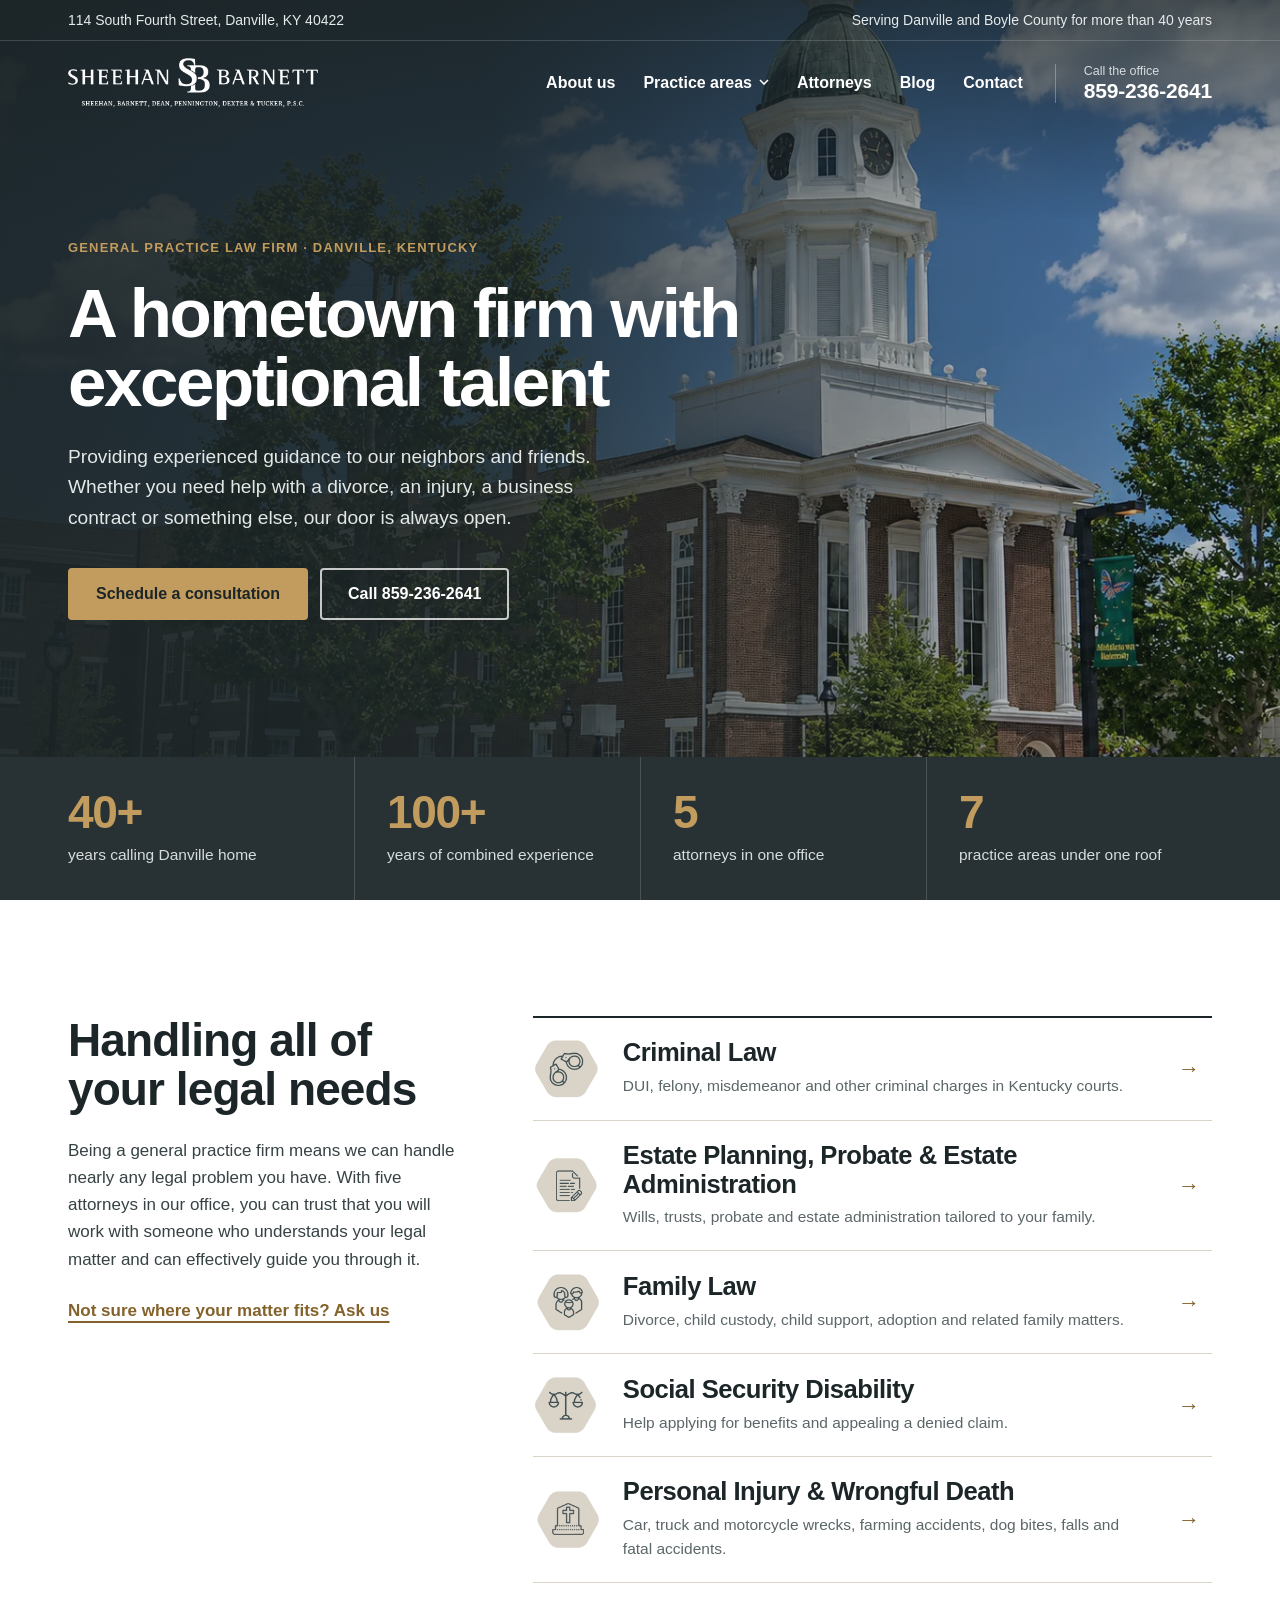
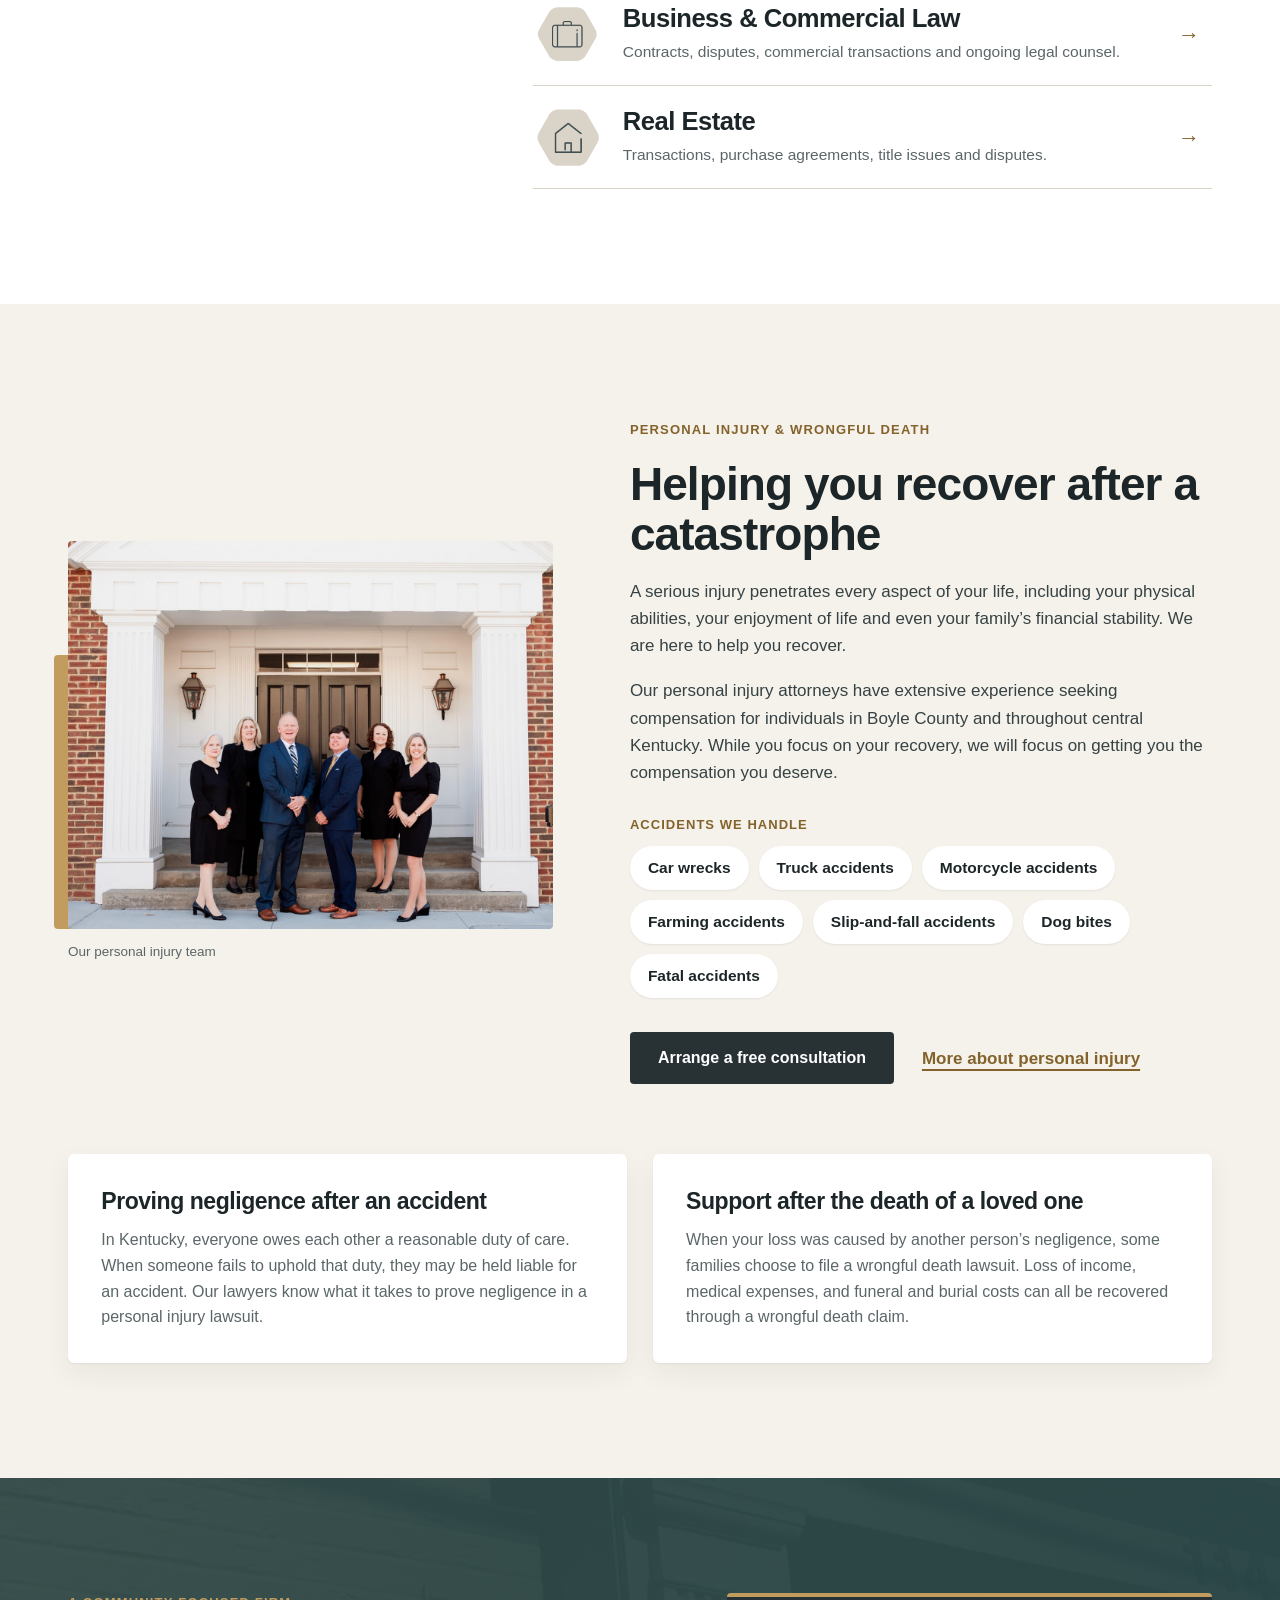
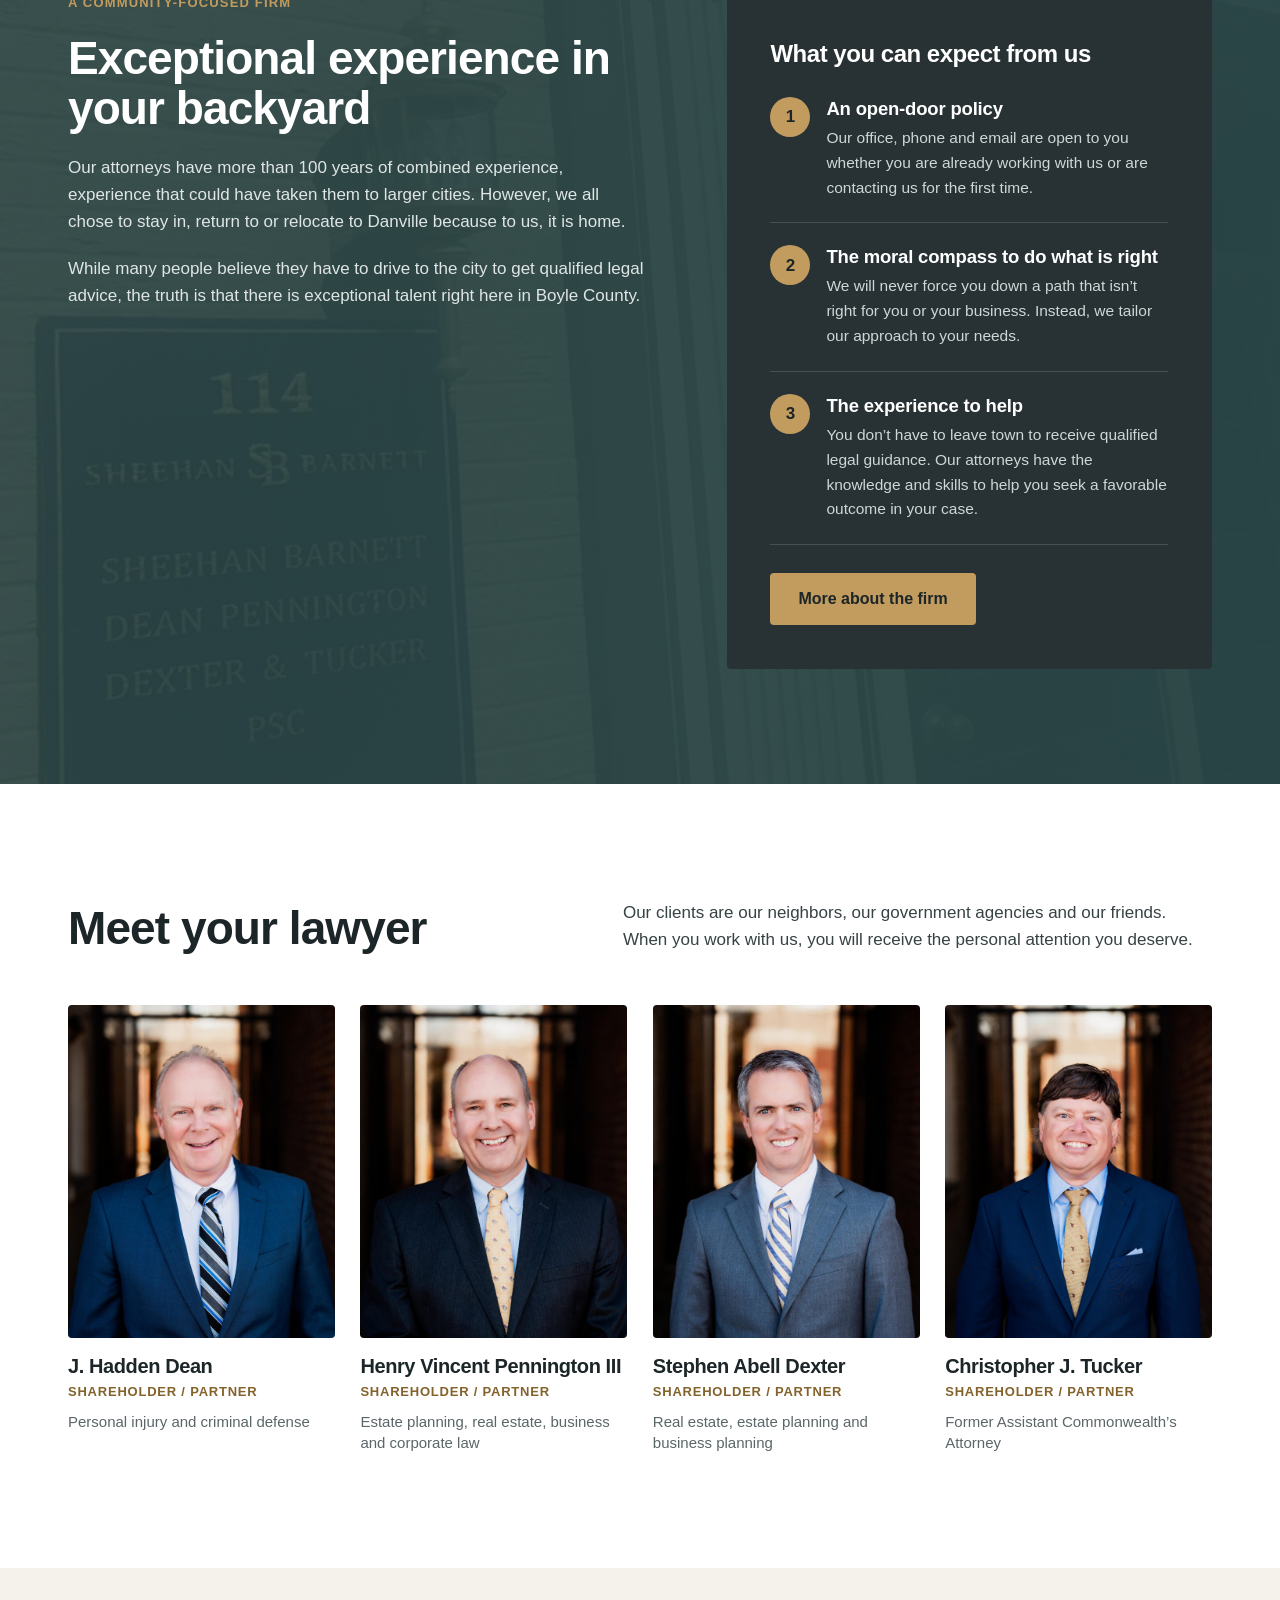
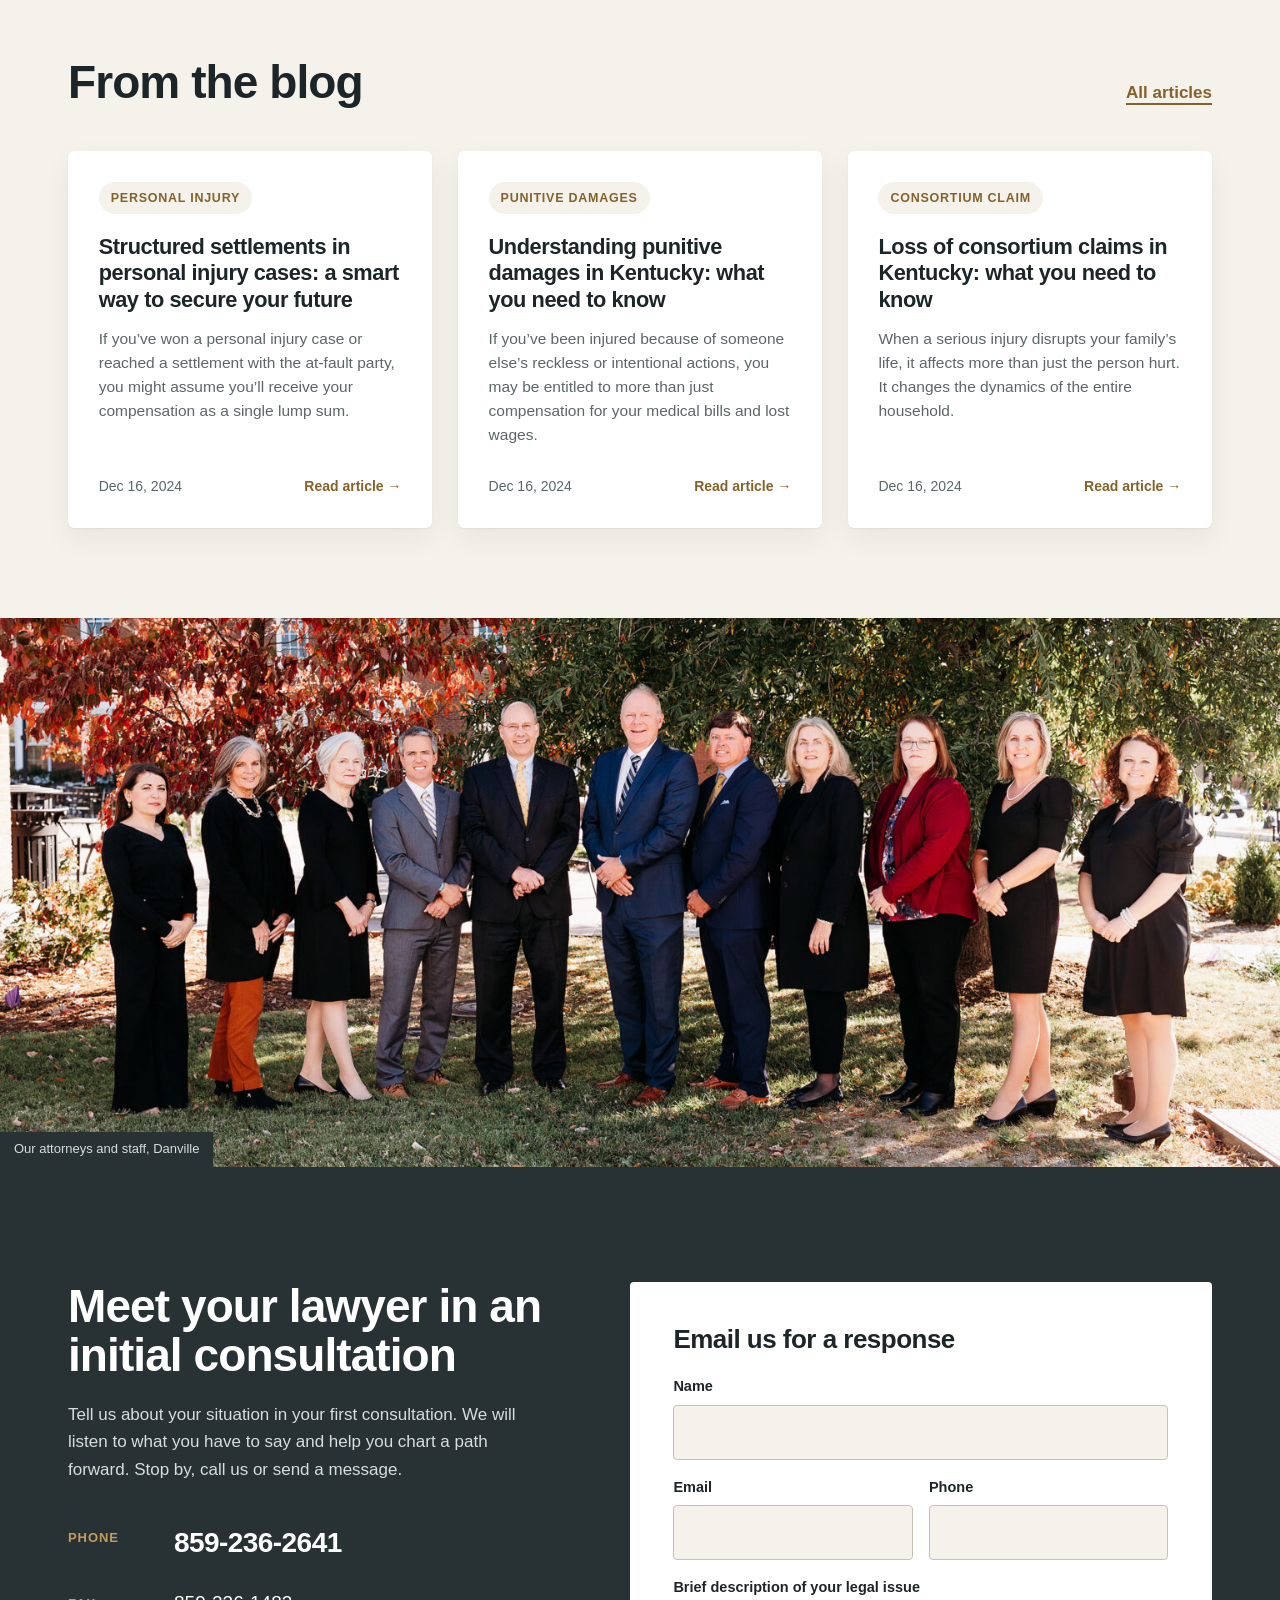
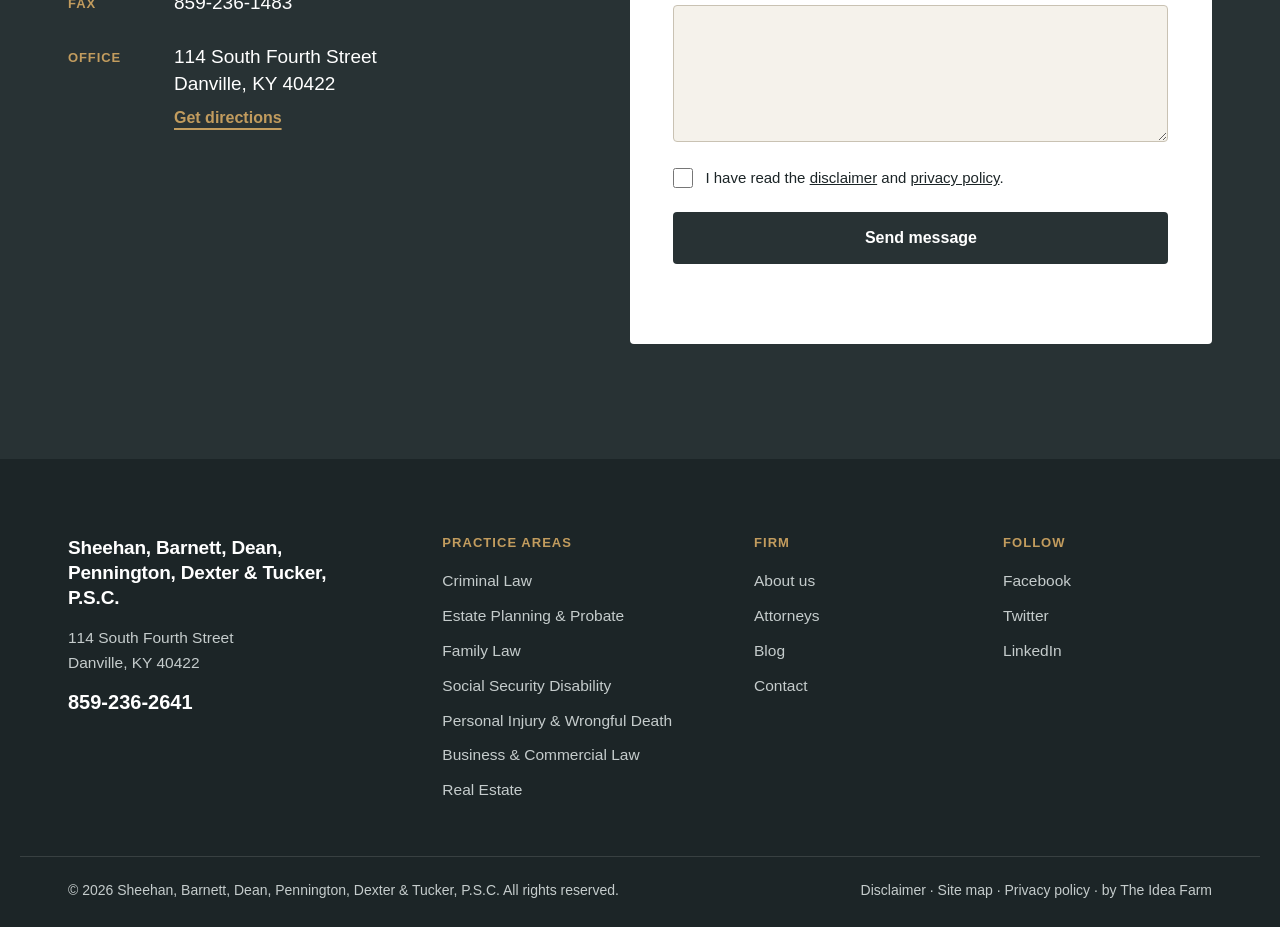
<file: index.html>
<!doctype html>
<html lang="en">
<head>
<meta charset="utf-8">
<meta name="viewport" content="width=device-width, initial-scale=1">
<title>Sheehan, Barnett, Dean, Pennington, Dexter &amp; Tucker, P.S.C. | Danville, KY Law Firm</title>
<meta name="description" content="Trusted Danville, KY law firm serving clients in family law, criminal defense, estate planning, personal injury, real estate and business matters.">
<meta name="robots" content="noindex">
<link rel="stylesheet" href="css/style.css">
<script>document.documentElement.classList.add('js')</script>
</head>
<body class="overlay-header">

<a class="skip" href="#main">Skip to content</a>

<div class="topbar">
  <div class="wrap topbar-in">
    <a href="https://www.google.com/maps/place/Sheehan,+Barnett,+Dean,+Pennington,+Dexter+%26+Tucker+PSC/@37.645401,-84.773971,15z" target="_blank" rel="noopener">114 South Fourth Street, Danville, KY 40422</a>
    <span class="topbar-right">Serving Danville and Boyle County for more than 40 years</span>
  </div>
</div>

<header class="header" id="header">
  <div class="wrap header-in">
    <a class="logo" href="./" aria-label="Sheehan Barnett, home">
      <img src="images/logo.webp" width="401" height="80" alt="Sheehan, Barnett, Dean, Pennington, Dexter &amp; Tucker, P.S.C.">
    </a>

    <nav class="nav" aria-label="Main">
      <a href="#about">About us</a>
      <div class="nav-drop">
        <button type="button" class="nav-drop-btn" aria-expanded="false" aria-controls="drop-practice">Practice areas
          <svg width="10" height="6" viewBox="0 0 10 6" aria-hidden="true"><path d="M1 1l4 4 4-4" fill="none" stroke="currentColor" stroke-width="1.6"/></svg>
        </button>
        <div class="drop" id="drop-practice">
          <a href="#practice">Criminal Law</a>
          <a href="#practice">Estate Planning, Probate &amp; Estate Administration</a>
          <a href="#practice">Family Law</a>
          <a href="#practice">Social Security Disability</a>
          <a href="#practice">Personal Injury &amp; Wrongful Death</a>
          <a href="#practice">Business &amp; Commercial Law</a>
          <a href="#practice">Real Estate</a>
        </div>
      </div>
      <a href="#attorneys">Attorneys</a>
      <a href="#blog">Blog</a>
      <a href="#contact">Contact</a>
    </nav>

    <a class="header-call" href="tel:+18592362641">
      <span class="header-call-label">Call the office</span>
      <span class="header-call-num">859-236-2641</span>
    </a>

    <button type="button" class="burger" aria-label="Open menu" aria-expanded="false" aria-controls="mobile-menu">
      <span></span><span></span><span></span>
    </button>
  </div>
</header>

<div class="mobile-menu" id="mobile-menu" hidden>
  <nav aria-label="Mobile">
    <a href="#about">About us</a>
    <details>
      <summary>Practice areas</summary>
      <a href="#practice">Criminal Law</a>
      <a href="#practice">Estate Planning, Probate &amp; Estate Administration</a>
      <a href="#practice">Family Law</a>
      <a href="#practice">Social Security Disability</a>
      <a href="#practice">Personal Injury &amp; Wrongful Death</a>
      <a href="#practice">Business &amp; Commercial Law</a>
      <a href="#practice">Real Estate</a>
    </details>
    <a href="#attorneys">Attorneys</a>
    <a href="#blog">Blog</a>
    <a href="#contact">Contact</a>
  </nav>
  <div class="mobile-menu-foot">
    <a class="btn btn-gold" href="tel:+18592362641">Call 859-236-2641</a>
    <p>114 South Fourth Street<br>Danville, KY 40422</p>
  </div>
</div>

<main id="main">

  <!-- Hero -->
  <section class="hero hero-bg">
    <div class="hero-bg-img" aria-hidden="true"></div>
    <div class="wrap hero-bg-in">
      <p class="kicker kicker-gold">General practice law firm · Danville, Kentucky</p>
      <h1>A hometown firm with exceptional talent</h1>
      <p class="lede">Providing experienced guidance to our neighbors and friends. Whether you need help with a divorce, an injury, a business contract or something else, our door is always open.</p>
      <div class="hero-actions">
        <a class="btn btn-gold" href="#contact">Schedule a consultation</a>
        <a class="btn btn-line-light" href="tel:+18592362641">Call 859-236-2641</a>
      </div>
    </div>

    <div class="facts">
      <div class="wrap facts-in">
        <div class="fact"><strong>40+</strong><span>years calling Danville home</span></div>
        <div class="fact"><strong>100+</strong><span>years of combined experience</span></div>
        <div class="fact"><strong>5</strong><span>attorneys in one office</span></div>
        <div class="fact"><strong>7</strong><span>practice areas under one roof</span></div>
      </div>
    </div>
  </section>

  <!-- Practice areas -->
  <section class="practice" id="practice">
    <div class="wrap practice-in">
      <div class="practice-head">
        <h2>Handling all of your legal needs</h2>
        <p>Being a general practice firm means we can handle nearly any legal problem you have. With five attorneys in our office, you can trust that you will work with someone who understands your legal matter and can effectively guide you through it.</p>
        <a class="textlink" href="#contact">Not sure where your matter fits? Ask us</a>
      </div>

      <ul class="practice-list">
        <li class="reveal"><a href="https://danvillekylaw.com/criminal-law/">
          <img class="p-icon" src="images/icon-criminal.png" width="111" height="102" alt="" loading="lazy">
          <span class="p-body"><span class="p-name">Criminal Law</span><span class="p-desc">DUI, felony, misdemeanor and other criminal charges in Kentucky courts.</span></span>
          <span class="p-arrow" aria-hidden="true">→</span></a></li>
        <li class="reveal"><a href="https://danvillekylaw.com/estate-planning-probate-estate-administration/">
          <img class="p-icon" src="images/icon-estate.png" width="116" height="102" alt="" loading="lazy">
          <span class="p-body"><span class="p-name">Estate Planning, Probate &amp; Estate Administration</span><span class="p-desc">Wills, trusts, probate and estate administration tailored to your family.</span></span>
          <span class="p-arrow" aria-hidden="true">→</span></a></li>
        <li class="reveal"><a href="https://danvillekylaw.com/family-law/">
          <img class="p-icon" src="images/icon-family.png" width="113" height="102" alt="" loading="lazy">
          <span class="p-body"><span class="p-name">Family Law</span><span class="p-desc">Divorce, child custody, child support, adoption and related family matters.</span></span>
          <span class="p-arrow" aria-hidden="true">→</span></a></li>
        <li class="reveal"><a href="https://danvillekylaw.com/social-security-disability/">
          <img class="p-icon" src="images/icon-ssd.png" width="114" height="101" alt="" loading="lazy">
          <span class="p-body"><span class="p-name">Social Security Disability</span><span class="p-desc">Help applying for benefits and appealing a denied claim.</span></span>
          <span class="p-arrow" aria-hidden="true">→</span></a></li>
        <li class="reveal"><a href="https://danvillekylaw.com/personal-injury-wrongful-death/">
          <img class="p-icon" src="images/icon-injury.png" width="113" height="101" alt="" loading="lazy">
          <span class="p-body"><span class="p-name">Personal Injury &amp; Wrongful Death</span><span class="p-desc">Car, truck and motorcycle wrecks, farming accidents, dog bites, falls and fatal accidents.</span></span>
          <span class="p-arrow" aria-hidden="true">→</span></a></li>
        <li class="reveal"><a href="https://danvillekylaw.com/business-commercial-law/">
          <img class="p-icon" src="images/icon-business.png" width="118" height="101" alt="" loading="lazy">
          <span class="p-body"><span class="p-name">Business &amp; Commercial Law</span><span class="p-desc">Contracts, disputes, commercial transactions and ongoing legal counsel.</span></span>
          <span class="p-arrow" aria-hidden="true">→</span></a></li>
        <li class="reveal"><a href="https://danvillekylaw.com/real-estate/">
          <img class="p-icon" src="images/icon-realestate.png" width="113" height="101" alt="" loading="lazy">
          <span class="p-body"><span class="p-name">Real Estate</span><span class="p-desc">Transactions, purchase agreements, title issues and disputes.</span></span>
          <span class="p-arrow" aria-hidden="true">→</span></a></li>
      </ul>
    </div>
  </section>

  <!-- Personal injury -->
  <section class="pi" id="personal-injury">
    <div class="wrap pi-in">
      <figure class="pi-photo reveal">
        <img src="images/personal-injury.jpg" width="1280" height="1022" loading="lazy" alt="The firm’s personal injury team standing on the front steps of the office">
        <figcaption>Our personal injury team</figcaption>
      </figure>

      <div class="pi-copy">
        <p class="kicker">Personal injury &amp; wrongful death</p>
        <h2>Helping you recover after a catastrophe</h2>
        <p>A serious injury penetrates every aspect of your life, including your physical abilities, your enjoyment of life and even your family’s financial stability. We are here to help you recover.</p>
        <p>Our personal injury attorneys have extensive experience seeking compensation for individuals in Boyle County and throughout central Kentucky. While you focus on your recovery, we will focus on getting you the compensation you deserve.</p>

        <h3 class="pi-sub">Accidents we handle</h3>
        <ul class="pi-chips">
          <li><a href="https://danvillekylaw.com/personal-injury-wrongful-death/car-wrecks-and-what-to-do-after-an-accident/">Car wrecks</a></li>
          <li><a href="https://danvillekylaw.com/personal-injury-wrongful-death/truck-accidents/">Truck accidents</a></li>
          <li><a href="https://danvillekylaw.com/personal-injury-wrongful-death/motorcycle-accidents/">Motorcycle accidents</a></li>
          <li><a href="https://danvillekylaw.com/personal-injury-wrongful-death/farming-accidents/">Farming accidents</a></li>
          <li><a href="https://danvillekylaw.com/personal-injury-wrongful-death/slip-and-fall-accidents/">Slip-and-fall accidents</a></li>
          <li><a href="https://danvillekylaw.com/personal-injury-wrongful-death/dog-bites/">Dog bites</a></li>
          <li><a href="https://danvillekylaw.com/personal-injury-wrongful-death/fatal-accidents/">Fatal accidents</a></li>
        </ul>

        <div class="pi-actions">
          <a class="btn btn-dark" href="#contact">Arrange a free consultation</a>
          <a class="textlink" href="https://danvillekylaw.com/personal-injury-wrongful-death/">More about personal injury</a>
        </div>
      </div>
    </div>

    <div class="wrap pi-notes">
      <div class="pi-note reveal">
        <h3>Proving negligence after an accident</h3>
        <p>In Kentucky, everyone owes each other a reasonable duty of care. When someone fails to uphold that duty, they may be held liable for an accident. Our lawyers know what it takes to prove negligence in a personal injury lawsuit.</p>
      </div>
      <div class="pi-note reveal">
        <h3>Support after the death of a loved one</h3>
        <p>When your loss was caused by another person’s negligence, some families choose to file a wrongful death lawsuit. Loss of income, medical expenses, and funeral and burial costs can all be recovered through a wrongful death claim.</p>
      </div>
    </div>
  </section>

  <!-- About -->
  <section class="about" id="about">
    <div class="wrap about-in">
      <div class="about-lead reveal">
        <p class="kicker kicker-gold">A community-focused firm</p>
        <h2>Exceptional experience in your backyard</h2>
        <p>Our attorneys have more than 100 years of combined experience, experience that could have taken them to larger cities. However, we all chose to stay in, return to or relocate to Danville because to us, it is home.</p>
        <p>While many people believe they have to drive to the city to get qualified legal advice, the truth is that there is exceptional talent right here in Boyle County.</p>
      </div>

      <div class="expect">
        <h3>What you can expect from us</h3>
        <ol>
          <li class="reveal">
            <span class="e-num">1</span>
            <div><h4>An open-door policy</h4>
            <p>Our office, phone and email are open to you whether you are already working with us or are contacting us for the first time.</p></div>
          </li>
          <li class="reveal">
            <span class="e-num">2</span>
            <div><h4>The moral compass to do what is right</h4>
            <p>We will never force you down a path that isn’t right for you or your business. Instead, we tailor our approach to your needs.</p></div>
          </li>
          <li class="reveal">
            <span class="e-num">3</span>
            <div><h4>The experience to help</h4>
            <p>You don’t have to leave town to receive qualified legal guidance. Our attorneys have the knowledge and skills to help you seek a favorable outcome in your case.</p></div>
          </li>
        </ol>
        <a class="btn btn-gold" href="https://danvillekylaw.com/about/">More about the firm</a>
      </div>
    </div>
  </section>

  <!-- Attorneys -->
  <section class="attorneys" id="attorneys">
    <div class="wrap">
      <div class="sec-head">
        <h2>Meet your lawyer</h2>
        <p>Our clients are our neighbors, our government agencies and our friends. When you work with us, you will receive the personal attention you deserve.</p>
      </div>

      <div class="att-grid">
        <a class="att reveal" href="https://danvillekylaw.com/attorney/j-h-dean/">
          <span class="att-photo"><img src="images/dean.jpg" width="682" height="1024" loading="lazy" alt="J. Hadden Dean"></span>
          <span class="att-name">J. Hadden Dean</span>
          <span class="att-role">Shareholder / Partner</span>
          <span class="att-focus">Personal injury and criminal defense</span>
        </a>
        <a class="att reveal" href="https://danvillekylaw.com/attorney/henry-v-pennington-iii/">
          <span class="att-photo"><img src="images/pennington.jpg" width="682" height="1024" loading="lazy" alt="Henry Vincent Pennington III"></span>
          <span class="att-name">Henry Vincent Pennington III</span>
          <span class="att-role">Shareholder / Partner</span>
          <span class="att-focus">Estate planning, real estate, business and corporate law</span>
        </a>
        <a class="att reveal" href="https://danvillekylaw.com/attorney/stephen-a-dexter/">
          <span class="att-photo"><img src="images/dexter.jpg" width="682" height="1024" loading="lazy" alt="Stephen Abell Dexter"></span>
          <span class="att-name">Stephen Abell Dexter</span>
          <span class="att-role">Shareholder / Partner</span>
          <span class="att-focus">Real estate, estate planning and business planning</span>
        </a>
        <a class="att reveal" href="https://danvillekylaw.com/attorney/christopher-j-tucker/">
          <span class="att-photo"><img src="images/tucker.jpg" width="682" height="1024" loading="lazy" alt="Christopher J. Tucker"></span>
          <span class="att-name">Christopher J. Tucker</span>
          <span class="att-role">Shareholder / Partner</span>
          <span class="att-focus">Former Assistant Commonwealth’s Attorney</span>
        </a>
      </div>
    </div>
  </section>

  <!-- Blog -->
  <section class="blog" id="blog">
    <div class="wrap">
      <div class="blog-head">
        <h2>From the blog</h2>
        <a class="textlink" href="https://danvillekylaw.com/blog/">All articles</a>
      </div>
      <div class="post-cards">
        <a class="post-card reveal" href="https://danvillekylaw.com/structured-settlements-in-personal-injury-cases-a-smart-way-to-secure-your-future/">
          <span class="post-tag">Personal Injury</span>
          <span class="post-title">Structured settlements in personal injury cases: a smart way to secure your future</span>
          <span class="post-ex">If you’ve won a personal injury case or reached a settlement with the at-fault party, you might assume you’ll receive your compensation as a single lump sum.</span>
          <span class="post-foot"><span>Dec 16, 2024</span><span class="post-more">Read article <span aria-hidden="true">→</span></span></span>
        </a>
        <a class="post-card reveal" href="https://danvillekylaw.com/understanding-punitive-damages-in-kentucky-what-you-need-to-know/">
          <span class="post-tag">Punitive Damages</span>
          <span class="post-title">Understanding punitive damages in Kentucky: what you need to know</span>
          <span class="post-ex">If you’ve been injured because of someone else’s reckless or intentional actions, you may be entitled to more than just compensation for your medical bills and lost wages.</span>
          <span class="post-foot"><span>Dec 16, 2024</span><span class="post-more">Read article <span aria-hidden="true">→</span></span></span>
        </a>
        <a class="post-card reveal" href="https://danvillekylaw.com/loss-of-consortium-claims-in-kentucky-what-you-need-to-know/">
          <span class="post-tag">Consortium Claim</span>
          <span class="post-title">Loss of consortium claims in Kentucky: what you need to know</span>
          <span class="post-ex">When a serious injury disrupts your family’s life, it affects more than just the person hurt. It changes the dynamics of the entire household.</span>
          <span class="post-foot"><span>Dec 16, 2024</span><span class="post-more">Read article <span aria-hidden="true">→</span></span></span>
        </a>
      </div>
    </div>
  </section>

  <!-- Team photo -->
  <figure class="team-band">
    <img src="images/team.jpg" width="1536" height="1023" loading="lazy" alt="The attorneys and staff of Sheehan, Barnett, Dean, Pennington, Dexter &amp; Tucker standing outside in Danville">
    <figcaption>Our attorneys and staff, Danville</figcaption>
  </figure>

  <!-- Contact -->
  <section class="contact" id="contact">
    <div class="wrap contact-in">
      <div class="contact-info">
        <h2>Meet your lawyer in an initial consultation</h2>
        <p>Tell us about your situation in your first consultation. We will listen to what you have to say and help you chart a path forward. Stop by, call us or send a message.</p>

        <dl class="nap">
          <div><dt>Phone</dt><dd><a href="tel:+18592362641">859-236-2641</a></dd></div>
          <div><dt>Fax</dt><dd>859-236-1483</dd></div>
          <div><dt>Office</dt><dd>114 South Fourth Street<br>Danville, KY 40422<br>
            <a class="textlink textlink-light" href="https://www.google.com/maps/place/Sheehan,+Barnett,+Dean,+Pennington,+Dexter+%26+Tucker+PSC/@37.645401,-84.773971,15z" target="_blank" rel="noopener">Get directions</a></dd></div>
        </dl>
      </div>

      <form class="form" id="consult-form" novalidate>
        <h3>Email us for a response</h3>
        <div class="field">
          <label for="f-name">Name</label>
          <input id="f-name" name="name" type="text" autocomplete="name" required>
        </div>
        <div class="field-row">
          <div class="field">
            <label for="f-email">Email</label>
            <input id="f-email" name="email" type="email" autocomplete="email" required>
          </div>
          <div class="field">
            <label for="f-phone">Phone</label>
            <input id="f-phone" name="phone" type="tel" autocomplete="tel">
          </div>
        </div>
        <div class="field">
          <label for="f-msg">Brief description of your legal issue</label>
          <textarea id="f-msg" name="message" rows="4" required></textarea>
        </div>
        <label class="check">
          <input type="checkbox" name="disclaimer" required>
          <span>I have read the <a href="https://danvillekylaw.com/disclaimer/">disclaimer</a> and <a href="https://danvillekylaw.com/privacy-policy/">privacy policy</a>.</span>
        </label>
        <button class="btn btn-dark btn-full" type="submit">Send message</button>
        <p class="form-note" id="form-note" role="status" aria-live="polite"></p>
      </form>
    </div>
  </section>

</main>

<footer class="footer">
  <div class="wrap footer-in">
    <div class="footer-brand">
      <p class="footer-name">Sheehan, Barnett, Dean, Pennington, Dexter &amp; Tucker, P.S.C.</p>
      <p>114 South Fourth Street<br>Danville, KY 40422</p>
      <p><a href="tel:+18592362641">859-236-2641</a></p>
    </div>
    <nav class="footer-col" aria-label="Practice areas">
      <h4>Practice areas</h4>
      <a href="https://danvillekylaw.com/criminal-law/">Criminal Law</a>
      <a href="https://danvillekylaw.com/estate-planning-probate-estate-administration/">Estate Planning &amp; Probate</a>
      <a href="https://danvillekylaw.com/family-law/">Family Law</a>
      <a href="https://danvillekylaw.com/social-security-disability/">Social Security Disability</a>
      <a href="https://danvillekylaw.com/personal-injury-wrongful-death/">Personal Injury &amp; Wrongful Death</a>
      <a href="https://danvillekylaw.com/business-commercial-law/">Business &amp; Commercial Law</a>
      <a href="https://danvillekylaw.com/real-estate/">Real Estate</a>
    </nav>
    <nav class="footer-col" aria-label="Firm">
      <h4>Firm</h4>
      <a href="https://danvillekylaw.com/about/">About us</a>
      <a href="#attorneys">Attorneys</a>
      <a href="https://danvillekylaw.com/blog/">Blog</a>
      <a href="#contact">Contact</a>
    </nav>
    <nav class="footer-col" aria-label="Follow">
      <h4>Follow</h4>
      <a href="https://www.facebook.com/Sheehan-Barnett-Dean-Pennington-Little-Dexter-PSC-392162630983273/" target="_blank" rel="noopener">Facebook</a>
      <a href="https://twitter.com/KyDanville" target="_blank" rel="noopener">Twitter</a>
      <a href="https://www.linkedin.com/company/sheehanbarnettdeanpenningtonlittle&amp;dexterp.s.c./" target="_blank" rel="noopener">LinkedIn</a>
    </nav>
  </div>
  <div class="wrap footer-base">
    <p>© 2026 Sheehan, Barnett, Dean, Pennington, Dexter &amp; Tucker, P.S.C. All rights reserved.</p>
    <p><a href="https://danvillekylaw.com/disclaimer/">Disclaimer</a> · <a href="https://danvillekylaw.com/site-map/">Site map</a> · <a href="https://danvillekylaw.com/privacy-policy/">Privacy policy</a> · by The Idea Farm</p>
  </div>
</footer>

<div class="dock" aria-label="Quick contact">
  <a href="tel:+18592362641">Call 859-236-2641</a>
  <a class="dock-gold" href="#contact">Send a message</a>
</div>

<script src="js/main.js"></script>
</body>
</html>
</file>
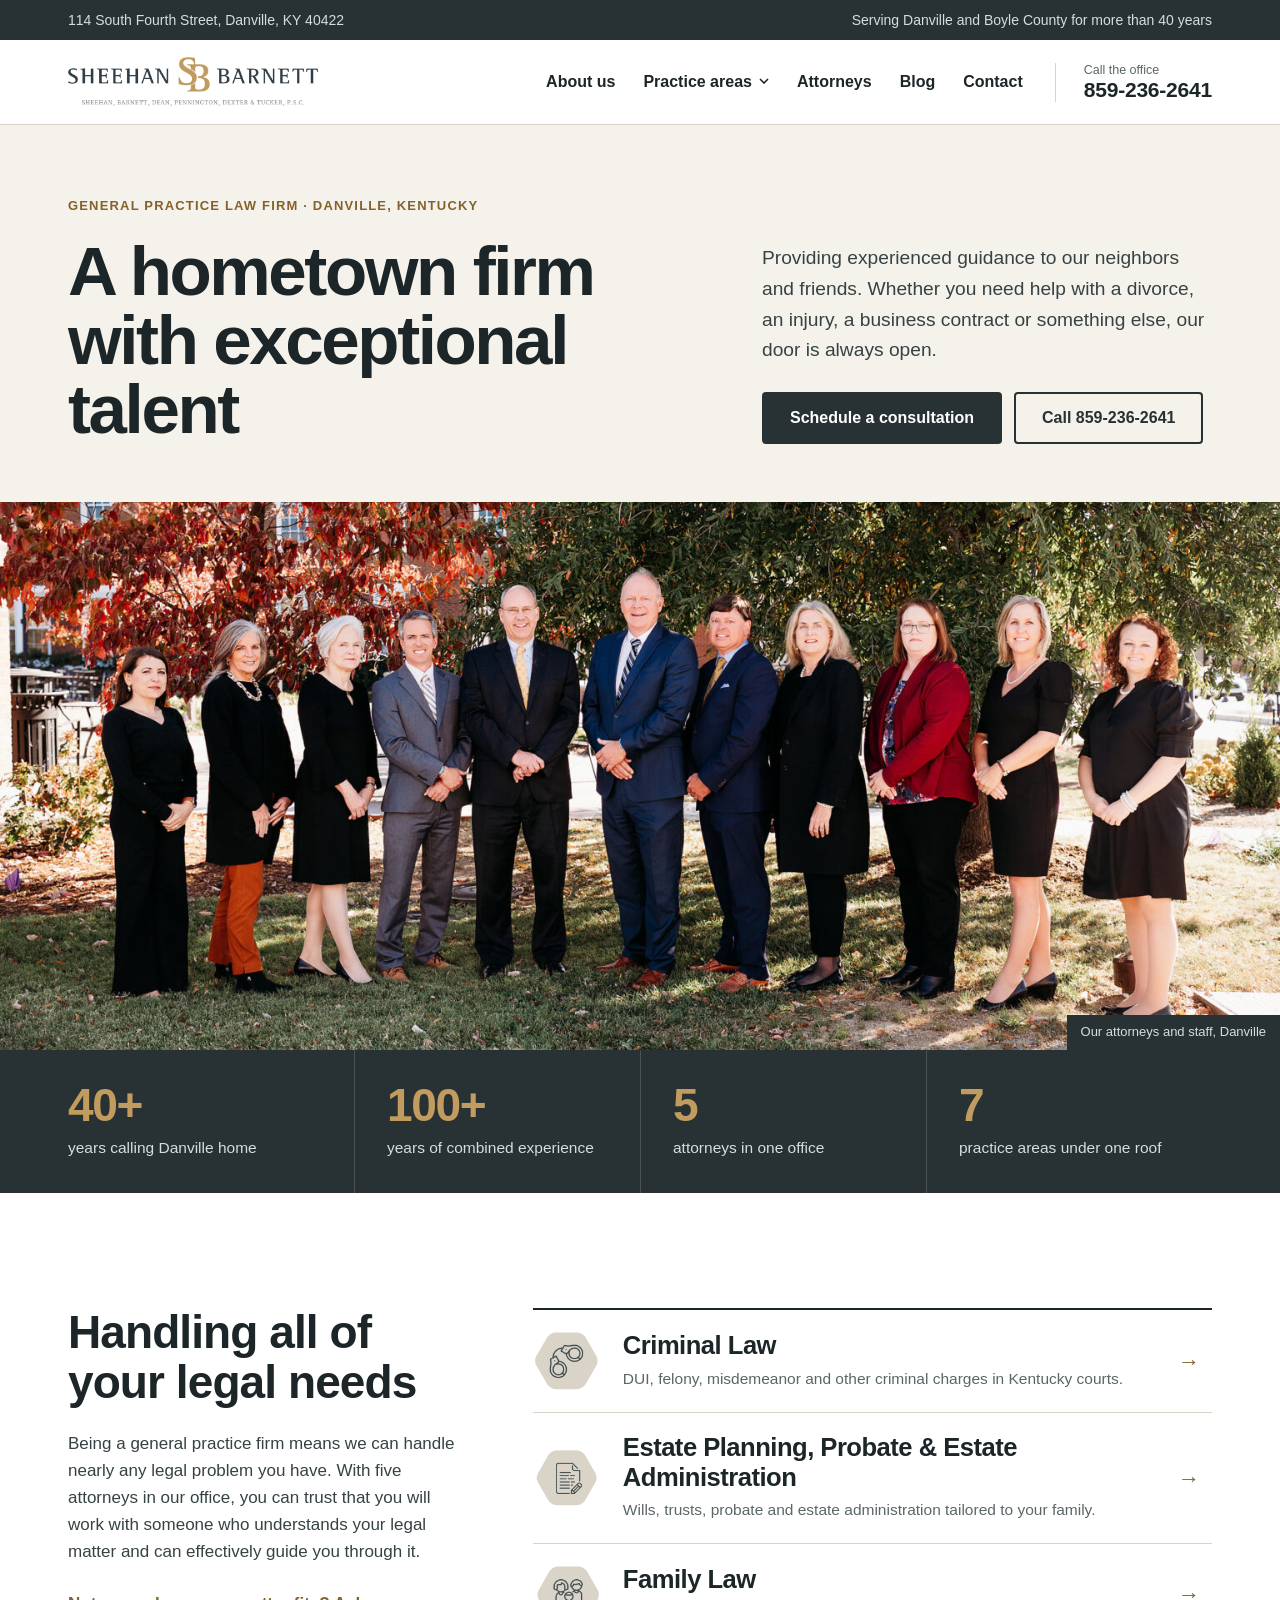
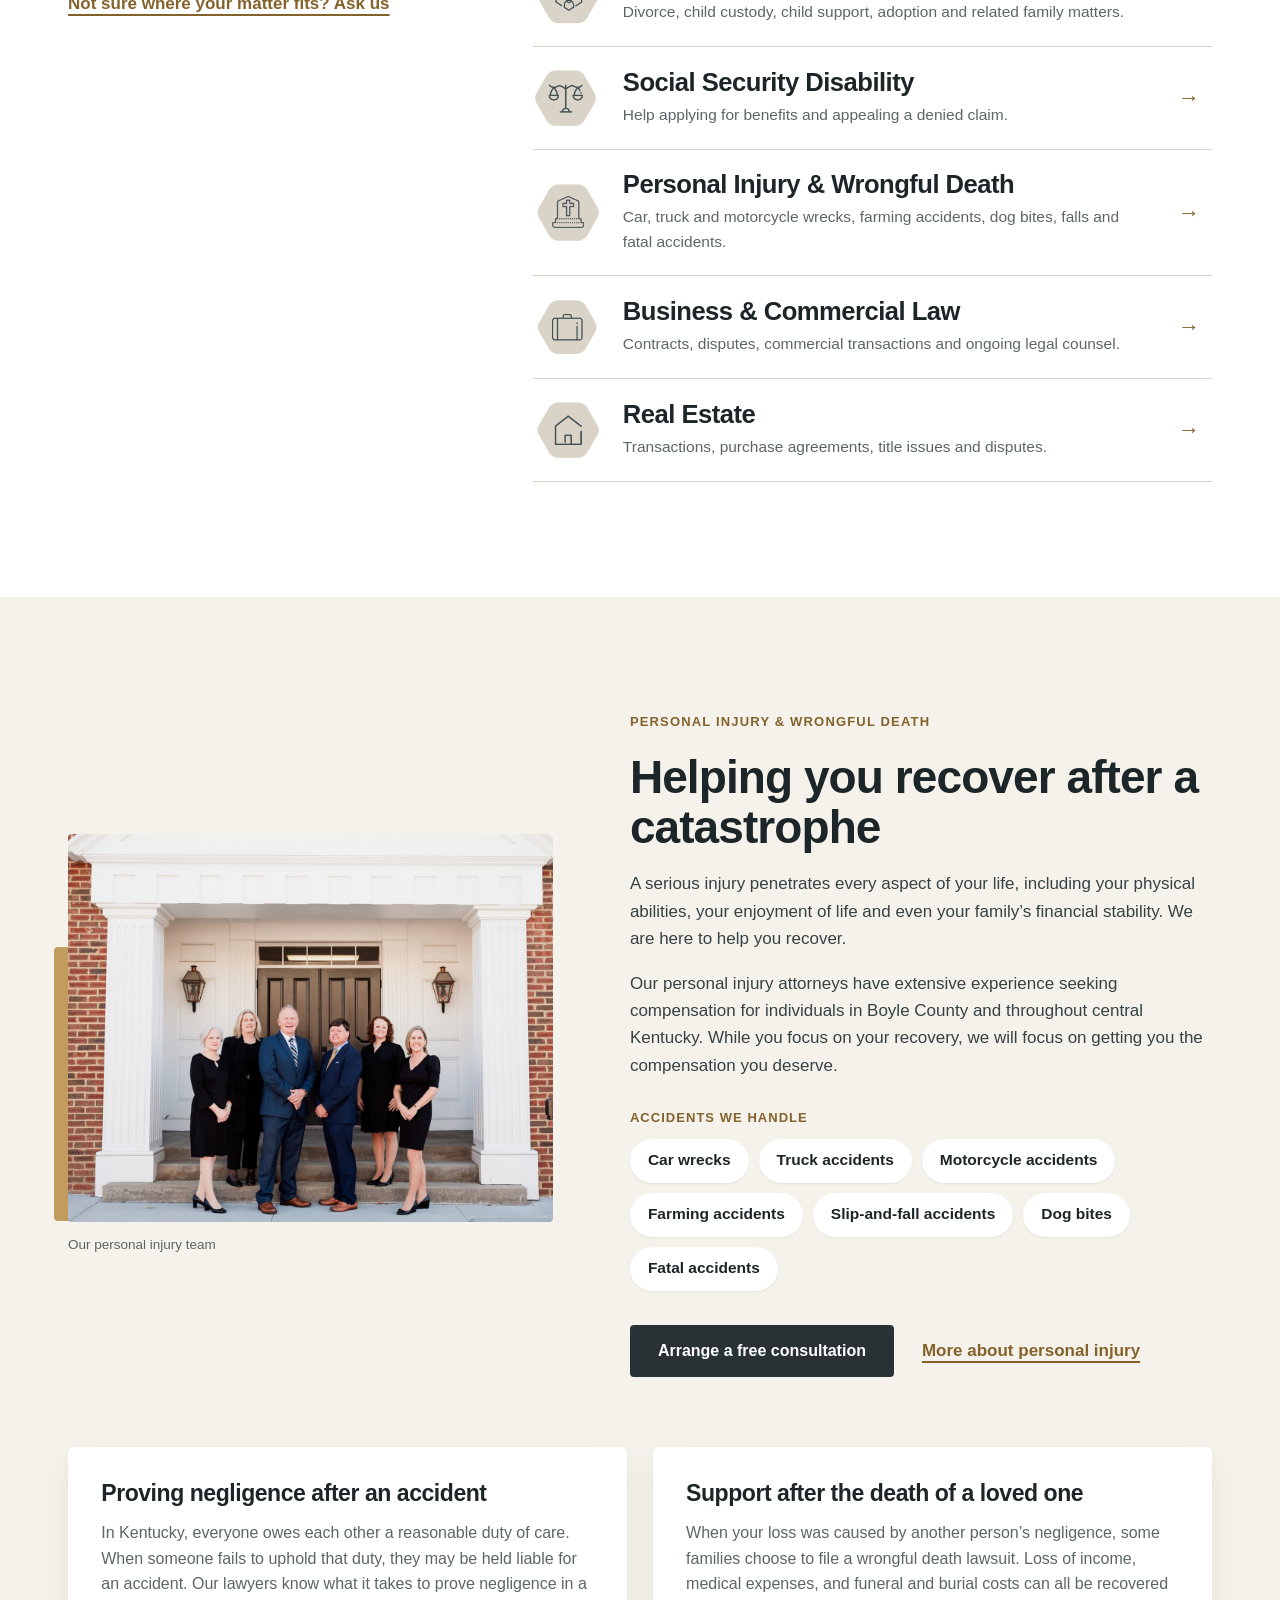
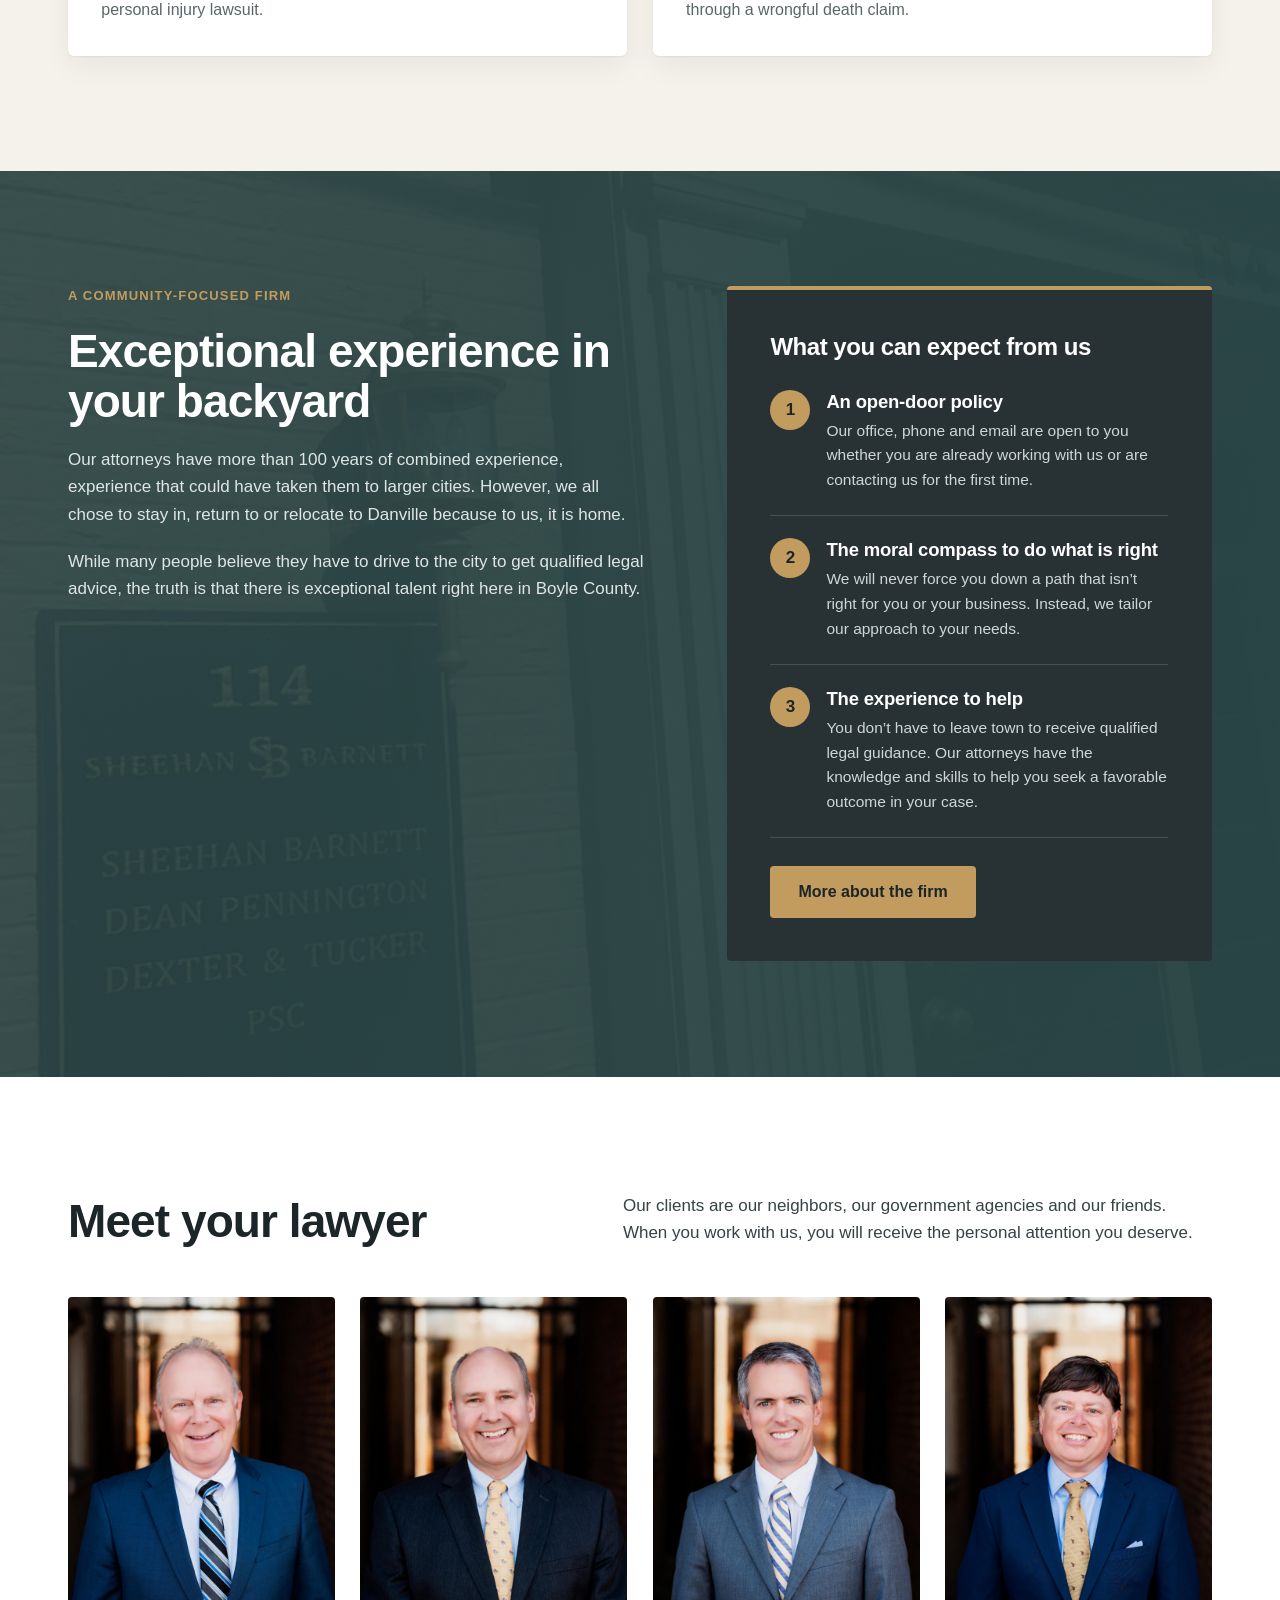
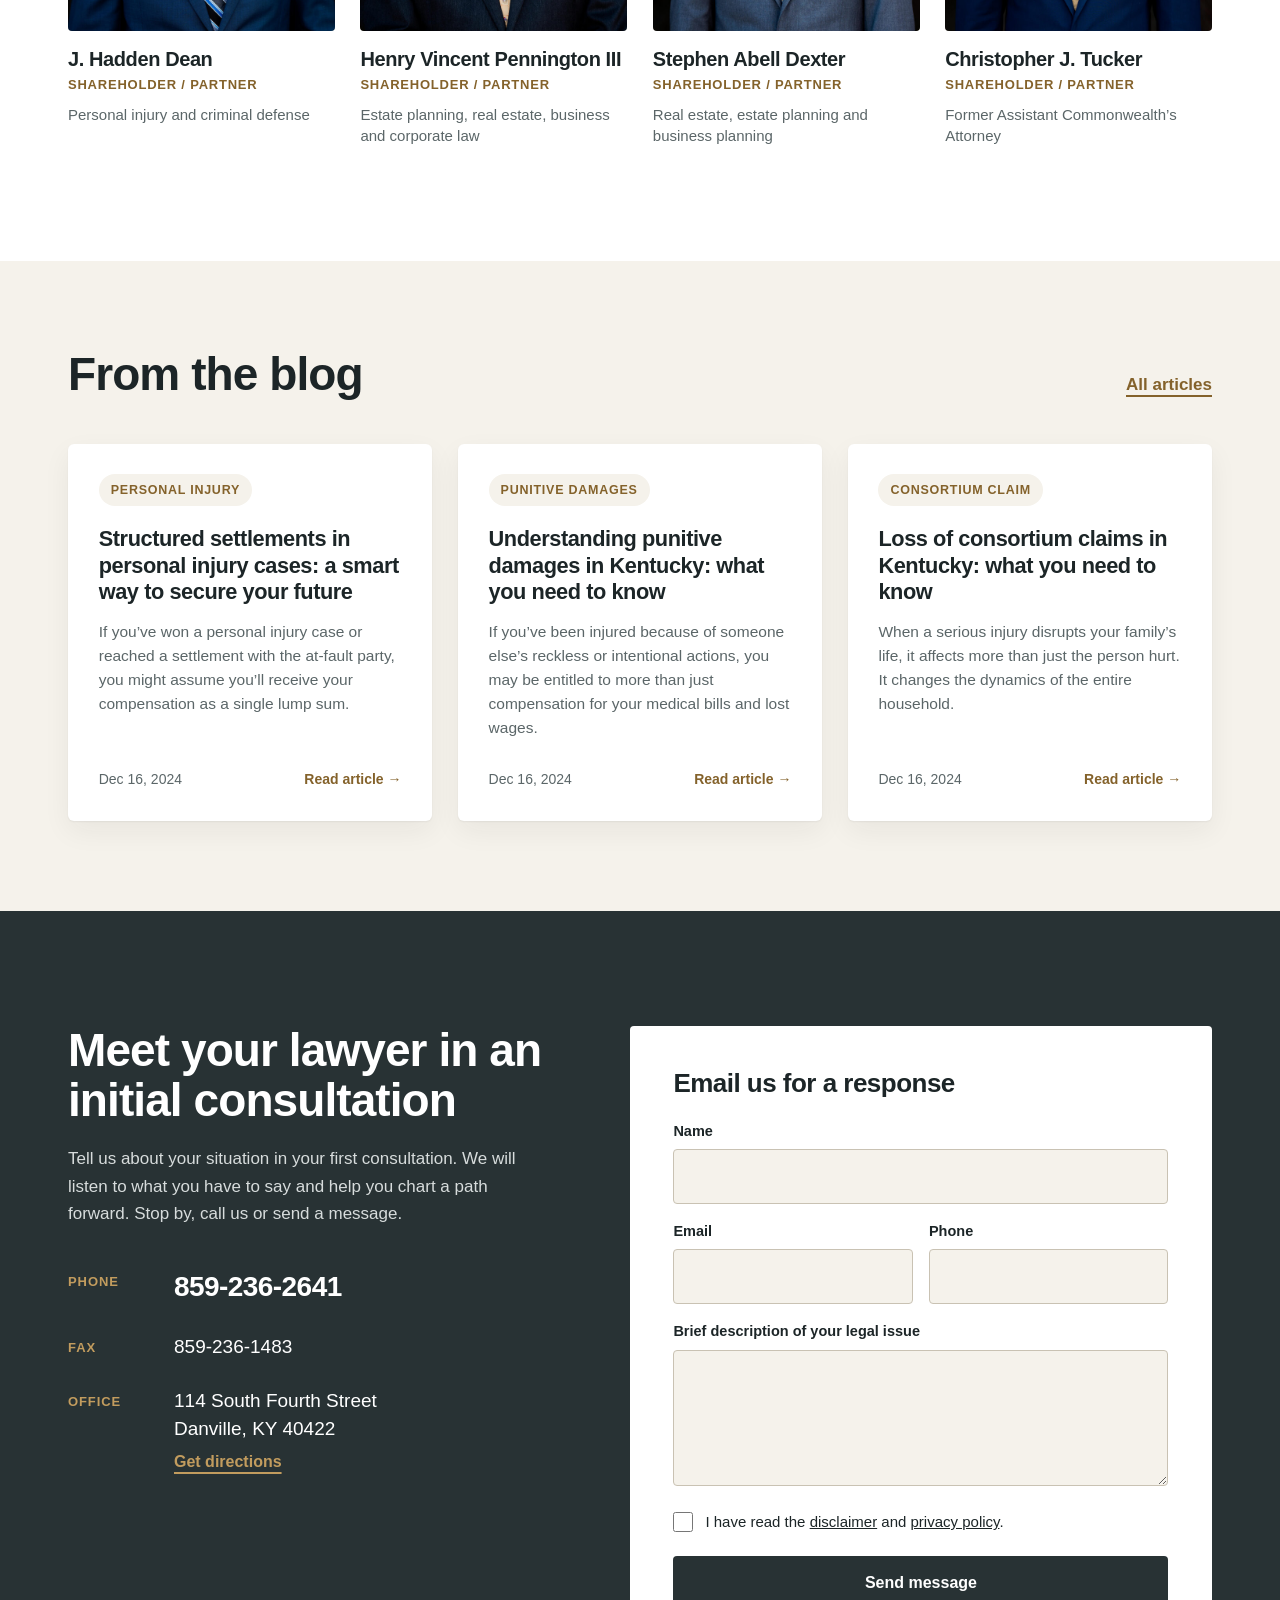
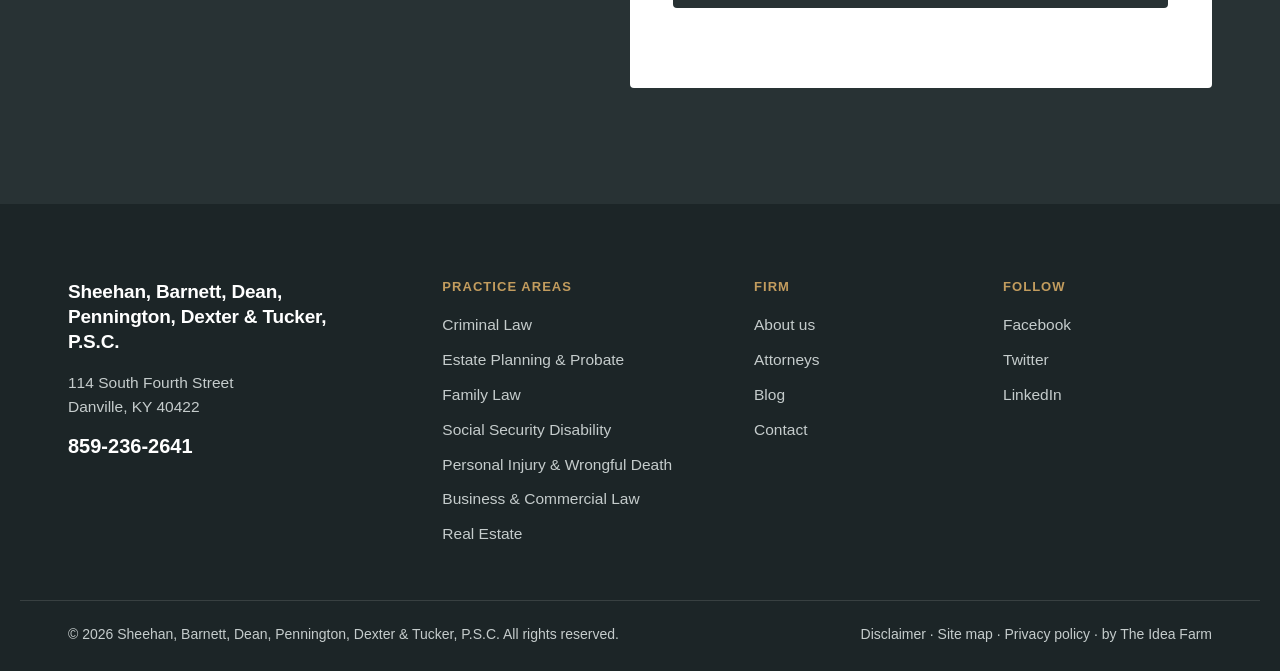
<file: index-fullwidth.html>
<!doctype html>
<html lang="en">
<head>
<meta charset="utf-8">
<meta name="viewport" content="width=device-width, initial-scale=1">
<title>Sheehan, Barnett, Dean, Pennington, Dexter &amp; Tucker, P.S.C. | Danville, KY Law Firm</title>
<meta name="description" content="Trusted Danville, KY law firm serving clients in family law, criminal defense, estate planning, personal injury, real estate and business matters.">
<meta name="robots" content="noindex">
<link rel="stylesheet" href="css/style.css">
<script>document.documentElement.classList.add('js')</script>
</head>
<body>

<a class="skip" href="#main">Skip to content</a>

<div class="topbar">
  <div class="wrap topbar-in">
    <a href="https://www.google.com/maps/place/Sheehan,+Barnett,+Dean,+Pennington,+Dexter+%26+Tucker+PSC/@37.645401,-84.773971,15z" target="_blank" rel="noopener">114 South Fourth Street, Danville, KY 40422</a>
    <span class="topbar-right">Serving Danville and Boyle County for more than 40 years</span>
  </div>
</div>

<header class="header" id="header">
  <div class="wrap header-in">
    <a class="logo" href="./" aria-label="Sheehan Barnett, home">
      <img src="images/logo.webp" width="401" height="80" alt="Sheehan, Barnett, Dean, Pennington, Dexter &amp; Tucker, P.S.C.">
    </a>

    <nav class="nav" aria-label="Main">
      <a href="#about">About us</a>
      <div class="nav-drop">
        <button type="button" class="nav-drop-btn" aria-expanded="false" aria-controls="drop-practice">Practice areas
          <svg width="10" height="6" viewBox="0 0 10 6" aria-hidden="true"><path d="M1 1l4 4 4-4" fill="none" stroke="currentColor" stroke-width="1.6"/></svg>
        </button>
        <div class="drop" id="drop-practice">
          <a href="#practice">Criminal Law</a>
          <a href="#practice">Estate Planning, Probate &amp; Estate Administration</a>
          <a href="#practice">Family Law</a>
          <a href="#practice">Social Security Disability</a>
          <a href="#practice">Personal Injury &amp; Wrongful Death</a>
          <a href="#practice">Business &amp; Commercial Law</a>
          <a href="#practice">Real Estate</a>
        </div>
      </div>
      <a href="#attorneys">Attorneys</a>
      <a href="#blog">Blog</a>
      <a href="#contact">Contact</a>
    </nav>

    <a class="header-call" href="tel:+18592362641">
      <span class="header-call-label">Call the office</span>
      <span class="header-call-num">859-236-2641</span>
    </a>

    <button type="button" class="burger" aria-label="Open menu" aria-expanded="false" aria-controls="mobile-menu">
      <span></span><span></span><span></span>
    </button>
  </div>
</header>

<div class="mobile-menu" id="mobile-menu" hidden>
  <nav aria-label="Mobile">
    <a href="#about">About us</a>
    <details>
      <summary>Practice areas</summary>
      <a href="#practice">Criminal Law</a>
      <a href="#practice">Estate Planning, Probate &amp; Estate Administration</a>
      <a href="#practice">Family Law</a>
      <a href="#practice">Social Security Disability</a>
      <a href="#practice">Personal Injury &amp; Wrongful Death</a>
      <a href="#practice">Business &amp; Commercial Law</a>
      <a href="#practice">Real Estate</a>
    </details>
    <a href="#attorneys">Attorneys</a>
    <a href="#blog">Blog</a>
    <a href="#contact">Contact</a>
  </nav>
  <div class="mobile-menu-foot">
    <a class="btn btn-gold" href="tel:+18592362641">Call 859-236-2641</a>
    <p>114 South Fourth Street<br>Danville, KY 40422</p>
  </div>
</div>

<main id="main">

  <!-- Hero -->
  <section class="hero hero-wide">
    <div class="wrap hero-wide-in">
      <div>
        <p class="kicker">General practice law firm · Danville, Kentucky</p>
        <h1>A hometown firm with exceptional talent</h1>
      </div>
      <div>
        <p class="lede">Providing experienced guidance to our neighbors and friends. Whether you need help with a divorce, an injury, a business contract or something else, our door is always open.</p>
        <div class="hero-actions">
          <a class="btn btn-dark" href="#contact">Schedule a consultation</a>
          <a class="btn btn-line" href="tel:+18592362641">Call 859-236-2641</a>
        </div>
      </div>
    </div>
    <figure class="hero-wide-photo">
      <img src="images/team.jpg" width="1536" height="1023" alt="The attorneys and staff of Sheehan, Barnett, Dean, Pennington, Dexter &amp; Tucker standing outside in Danville" fetchpriority="high">
      <figcaption>Our attorneys and staff, Danville</figcaption>
    </figure>

    <div class="facts">
      <div class="wrap facts-in">
        <div class="fact"><strong>40+</strong><span>years calling Danville home</span></div>
        <div class="fact"><strong>100+</strong><span>years of combined experience</span></div>
        <div class="fact"><strong>5</strong><span>attorneys in one office</span></div>
        <div class="fact"><strong>7</strong><span>practice areas under one roof</span></div>
      </div>
    </div>
  </section>

  <!-- Practice areas -->
  <section class="practice" id="practice">
    <div class="wrap practice-in">
      <div class="practice-head">
        <h2>Handling all of your legal needs</h2>
        <p>Being a general practice firm means we can handle nearly any legal problem you have. With five attorneys in our office, you can trust that you will work with someone who understands your legal matter and can effectively guide you through it.</p>
        <a class="textlink" href="#contact">Not sure where your matter fits? Ask us</a>
      </div>

      <ul class="practice-list">
        <li class="reveal"><a href="https://danvillekylaw.com/criminal-law/">
          <img class="p-icon" src="images/icon-criminal.png" width="111" height="102" alt="" loading="lazy">
          <span class="p-body"><span class="p-name">Criminal Law</span><span class="p-desc">DUI, felony, misdemeanor and other criminal charges in Kentucky courts.</span></span>
          <span class="p-arrow" aria-hidden="true">→</span></a></li>
        <li class="reveal"><a href="https://danvillekylaw.com/estate-planning-probate-estate-administration/">
          <img class="p-icon" src="images/icon-estate.png" width="116" height="102" alt="" loading="lazy">
          <span class="p-body"><span class="p-name">Estate Planning, Probate &amp; Estate Administration</span><span class="p-desc">Wills, trusts, probate and estate administration tailored to your family.</span></span>
          <span class="p-arrow" aria-hidden="true">→</span></a></li>
        <li class="reveal"><a href="https://danvillekylaw.com/family-law/">
          <img class="p-icon" src="images/icon-family.png" width="113" height="102" alt="" loading="lazy">
          <span class="p-body"><span class="p-name">Family Law</span><span class="p-desc">Divorce, child custody, child support, adoption and related family matters.</span></span>
          <span class="p-arrow" aria-hidden="true">→</span></a></li>
        <li class="reveal"><a href="https://danvillekylaw.com/social-security-disability/">
          <img class="p-icon" src="images/icon-ssd.png" width="114" height="101" alt="" loading="lazy">
          <span class="p-body"><span class="p-name">Social Security Disability</span><span class="p-desc">Help applying for benefits and appealing a denied claim.</span></span>
          <span class="p-arrow" aria-hidden="true">→</span></a></li>
        <li class="reveal"><a href="https://danvillekylaw.com/personal-injury-wrongful-death/">
          <img class="p-icon" src="images/icon-injury.png" width="113" height="101" alt="" loading="lazy">
          <span class="p-body"><span class="p-name">Personal Injury &amp; Wrongful Death</span><span class="p-desc">Car, truck and motorcycle wrecks, farming accidents, dog bites, falls and fatal accidents.</span></span>
          <span class="p-arrow" aria-hidden="true">→</span></a></li>
        <li class="reveal"><a href="https://danvillekylaw.com/business-commercial-law/">
          <img class="p-icon" src="images/icon-business.png" width="118" height="101" alt="" loading="lazy">
          <span class="p-body"><span class="p-name">Business &amp; Commercial Law</span><span class="p-desc">Contracts, disputes, commercial transactions and ongoing legal counsel.</span></span>
          <span class="p-arrow" aria-hidden="true">→</span></a></li>
        <li class="reveal"><a href="https://danvillekylaw.com/real-estate/">
          <img class="p-icon" src="images/icon-realestate.png" width="113" height="101" alt="" loading="lazy">
          <span class="p-body"><span class="p-name">Real Estate</span><span class="p-desc">Transactions, purchase agreements, title issues and disputes.</span></span>
          <span class="p-arrow" aria-hidden="true">→</span></a></li>
      </ul>
    </div>
  </section>

  <!-- Personal injury -->
  <section class="pi" id="personal-injury">
    <div class="wrap pi-in">
      <figure class="pi-photo reveal">
        <img src="images/personal-injury.jpg" width="1280" height="1022" loading="lazy" alt="The firm’s personal injury team standing on the front steps of the office">
        <figcaption>Our personal injury team</figcaption>
      </figure>

      <div class="pi-copy">
        <p class="kicker">Personal injury &amp; wrongful death</p>
        <h2>Helping you recover after a catastrophe</h2>
        <p>A serious injury penetrates every aspect of your life, including your physical abilities, your enjoyment of life and even your family’s financial stability. We are here to help you recover.</p>
        <p>Our personal injury attorneys have extensive experience seeking compensation for individuals in Boyle County and throughout central Kentucky. While you focus on your recovery, we will focus on getting you the compensation you deserve.</p>

        <h3 class="pi-sub">Accidents we handle</h3>
        <ul class="pi-chips">
          <li><a href="https://danvillekylaw.com/personal-injury-wrongful-death/car-wrecks-and-what-to-do-after-an-accident/">Car wrecks</a></li>
          <li><a href="https://danvillekylaw.com/personal-injury-wrongful-death/truck-accidents/">Truck accidents</a></li>
          <li><a href="https://danvillekylaw.com/personal-injury-wrongful-death/motorcycle-accidents/">Motorcycle accidents</a></li>
          <li><a href="https://danvillekylaw.com/personal-injury-wrongful-death/farming-accidents/">Farming accidents</a></li>
          <li><a href="https://danvillekylaw.com/personal-injury-wrongful-death/slip-and-fall-accidents/">Slip-and-fall accidents</a></li>
          <li><a href="https://danvillekylaw.com/personal-injury-wrongful-death/dog-bites/">Dog bites</a></li>
          <li><a href="https://danvillekylaw.com/personal-injury-wrongful-death/fatal-accidents/">Fatal accidents</a></li>
        </ul>

        <div class="pi-actions">
          <a class="btn btn-dark" href="#contact">Arrange a free consultation</a>
          <a class="textlink" href="https://danvillekylaw.com/personal-injury-wrongful-death/">More about personal injury</a>
        </div>
      </div>
    </div>

    <div class="wrap pi-notes">
      <div class="pi-note reveal">
        <h3>Proving negligence after an accident</h3>
        <p>In Kentucky, everyone owes each other a reasonable duty of care. When someone fails to uphold that duty, they may be held liable for an accident. Our lawyers know what it takes to prove negligence in a personal injury lawsuit.</p>
      </div>
      <div class="pi-note reveal">
        <h3>Support after the death of a loved one</h3>
        <p>When your loss was caused by another person’s negligence, some families choose to file a wrongful death lawsuit. Loss of income, medical expenses, and funeral and burial costs can all be recovered through a wrongful death claim.</p>
      </div>
    </div>
  </section>

  <!-- About -->
  <section class="about" id="about">
    <div class="wrap about-in">
      <div class="about-lead reveal">
        <p class="kicker kicker-gold">A community-focused firm</p>
        <h2>Exceptional experience in your backyard</h2>
        <p>Our attorneys have more than 100 years of combined experience, experience that could have taken them to larger cities. However, we all chose to stay in, return to or relocate to Danville because to us, it is home.</p>
        <p>While many people believe they have to drive to the city to get qualified legal advice, the truth is that there is exceptional talent right here in Boyle County.</p>
      </div>

      <div class="expect">
        <h3>What you can expect from us</h3>
        <ol>
          <li class="reveal">
            <span class="e-num">1</span>
            <div><h4>An open-door policy</h4>
            <p>Our office, phone and email are open to you whether you are already working with us or are contacting us for the first time.</p></div>
          </li>
          <li class="reveal">
            <span class="e-num">2</span>
            <div><h4>The moral compass to do what is right</h4>
            <p>We will never force you down a path that isn’t right for you or your business. Instead, we tailor our approach to your needs.</p></div>
          </li>
          <li class="reveal">
            <span class="e-num">3</span>
            <div><h4>The experience to help</h4>
            <p>You don’t have to leave town to receive qualified legal guidance. Our attorneys have the knowledge and skills to help you seek a favorable outcome in your case.</p></div>
          </li>
        </ol>
        <a class="btn btn-gold" href="https://danvillekylaw.com/about/">More about the firm</a>
      </div>
    </div>
  </section>

  <!-- Attorneys -->
  <section class="attorneys" id="attorneys">
    <div class="wrap">
      <div class="sec-head">
        <h2>Meet your lawyer</h2>
        <p>Our clients are our neighbors, our government agencies and our friends. When you work with us, you will receive the personal attention you deserve.</p>
      </div>

      <div class="att-grid">
        <a class="att reveal" href="https://danvillekylaw.com/attorney/j-h-dean/">
          <span class="att-photo"><img src="images/dean.jpg" width="682" height="1024" loading="lazy" alt="J. Hadden Dean"></span>
          <span class="att-name">J. Hadden Dean</span>
          <span class="att-role">Shareholder / Partner</span>
          <span class="att-focus">Personal injury and criminal defense</span>
        </a>
        <a class="att reveal" href="https://danvillekylaw.com/attorney/henry-v-pennington-iii/">
          <span class="att-photo"><img src="images/pennington.jpg" width="682" height="1024" loading="lazy" alt="Henry Vincent Pennington III"></span>
          <span class="att-name">Henry Vincent Pennington III</span>
          <span class="att-role">Shareholder / Partner</span>
          <span class="att-focus">Estate planning, real estate, business and corporate law</span>
        </a>
        <a class="att reveal" href="https://danvillekylaw.com/attorney/stephen-a-dexter/">
          <span class="att-photo"><img src="images/dexter.jpg" width="682" height="1024" loading="lazy" alt="Stephen Abell Dexter"></span>
          <span class="att-name">Stephen Abell Dexter</span>
          <span class="att-role">Shareholder / Partner</span>
          <span class="att-focus">Real estate, estate planning and business planning</span>
        </a>
        <a class="att reveal" href="https://danvillekylaw.com/attorney/christopher-j-tucker/">
          <span class="att-photo"><img src="images/tucker.jpg" width="682" height="1024" loading="lazy" alt="Christopher J. Tucker"></span>
          <span class="att-name">Christopher J. Tucker</span>
          <span class="att-role">Shareholder / Partner</span>
          <span class="att-focus">Former Assistant Commonwealth’s Attorney</span>
        </a>
      </div>
    </div>
  </section>

  <!-- Blog -->
  <section class="blog" id="blog">
    <div class="wrap">
      <div class="blog-head">
        <h2>From the blog</h2>
        <a class="textlink" href="https://danvillekylaw.com/blog/">All articles</a>
      </div>
      <div class="post-cards">
        <a class="post-card reveal" href="https://danvillekylaw.com/structured-settlements-in-personal-injury-cases-a-smart-way-to-secure-your-future/">
          <span class="post-tag">Personal Injury</span>
          <span class="post-title">Structured settlements in personal injury cases: a smart way to secure your future</span>
          <span class="post-ex">If you’ve won a personal injury case or reached a settlement with the at-fault party, you might assume you’ll receive your compensation as a single lump sum.</span>
          <span class="post-foot"><span>Dec 16, 2024</span><span class="post-more">Read article <span aria-hidden="true">→</span></span></span>
        </a>
        <a class="post-card reveal" href="https://danvillekylaw.com/understanding-punitive-damages-in-kentucky-what-you-need-to-know/">
          <span class="post-tag">Punitive Damages</span>
          <span class="post-title">Understanding punitive damages in Kentucky: what you need to know</span>
          <span class="post-ex">If you’ve been injured because of someone else’s reckless or intentional actions, you may be entitled to more than just compensation for your medical bills and lost wages.</span>
          <span class="post-foot"><span>Dec 16, 2024</span><span class="post-more">Read article <span aria-hidden="true">→</span></span></span>
        </a>
        <a class="post-card reveal" href="https://danvillekylaw.com/loss-of-consortium-claims-in-kentucky-what-you-need-to-know/">
          <span class="post-tag">Consortium Claim</span>
          <span class="post-title">Loss of consortium claims in Kentucky: what you need to know</span>
          <span class="post-ex">When a serious injury disrupts your family’s life, it affects more than just the person hurt. It changes the dynamics of the entire household.</span>
          <span class="post-foot"><span>Dec 16, 2024</span><span class="post-more">Read article <span aria-hidden="true">→</span></span></span>
        </a>
      </div>
    </div>
  </section>

  <!-- Contact -->
  <section class="contact" id="contact">
    <div class="wrap contact-in">
      <div class="contact-info">
        <h2>Meet your lawyer in an initial consultation</h2>
        <p>Tell us about your situation in your first consultation. We will listen to what you have to say and help you chart a path forward. Stop by, call us or send a message.</p>

        <dl class="nap">
          <div><dt>Phone</dt><dd><a href="tel:+18592362641">859-236-2641</a></dd></div>
          <div><dt>Fax</dt><dd>859-236-1483</dd></div>
          <div><dt>Office</dt><dd>114 South Fourth Street<br>Danville, KY 40422<br>
            <a class="textlink textlink-light" href="https://www.google.com/maps/place/Sheehan,+Barnett,+Dean,+Pennington,+Dexter+%26+Tucker+PSC/@37.645401,-84.773971,15z" target="_blank" rel="noopener">Get directions</a></dd></div>
        </dl>
      </div>

      <form class="form" id="consult-form" novalidate>
        <h3>Email us for a response</h3>
        <div class="field">
          <label for="f-name">Name</label>
          <input id="f-name" name="name" type="text" autocomplete="name" required>
        </div>
        <div class="field-row">
          <div class="field">
            <label for="f-email">Email</label>
            <input id="f-email" name="email" type="email" autocomplete="email" required>
          </div>
          <div class="field">
            <label for="f-phone">Phone</label>
            <input id="f-phone" name="phone" type="tel" autocomplete="tel">
          </div>
        </div>
        <div class="field">
          <label for="f-msg">Brief description of your legal issue</label>
          <textarea id="f-msg" name="message" rows="4" required></textarea>
        </div>
        <label class="check">
          <input type="checkbox" name="disclaimer" required>
          <span>I have read the <a href="https://danvillekylaw.com/disclaimer/">disclaimer</a> and <a href="https://danvillekylaw.com/privacy-policy/">privacy policy</a>.</span>
        </label>
        <button class="btn btn-dark btn-full" type="submit">Send message</button>
        <p class="form-note" id="form-note" role="status" aria-live="polite"></p>
      </form>
    </div>
  </section>

</main>

<footer class="footer">
  <div class="wrap footer-in">
    <div class="footer-brand">
      <p class="footer-name">Sheehan, Barnett, Dean, Pennington, Dexter &amp; Tucker, P.S.C.</p>
      <p>114 South Fourth Street<br>Danville, KY 40422</p>
      <p><a href="tel:+18592362641">859-236-2641</a></p>
    </div>
    <nav class="footer-col" aria-label="Practice areas">
      <h4>Practice areas</h4>
      <a href="https://danvillekylaw.com/criminal-law/">Criminal Law</a>
      <a href="https://danvillekylaw.com/estate-planning-probate-estate-administration/">Estate Planning &amp; Probate</a>
      <a href="https://danvillekylaw.com/family-law/">Family Law</a>
      <a href="https://danvillekylaw.com/social-security-disability/">Social Security Disability</a>
      <a href="https://danvillekylaw.com/personal-injury-wrongful-death/">Personal Injury &amp; Wrongful Death</a>
      <a href="https://danvillekylaw.com/business-commercial-law/">Business &amp; Commercial Law</a>
      <a href="https://danvillekylaw.com/real-estate/">Real Estate</a>
    </nav>
    <nav class="footer-col" aria-label="Firm">
      <h4>Firm</h4>
      <a href="https://danvillekylaw.com/about/">About us</a>
      <a href="#attorneys">Attorneys</a>
      <a href="https://danvillekylaw.com/blog/">Blog</a>
      <a href="#contact">Contact</a>
    </nav>
    <nav class="footer-col" aria-label="Follow">
      <h4>Follow</h4>
      <a href="https://www.facebook.com/Sheehan-Barnett-Dean-Pennington-Little-Dexter-PSC-392162630983273/" target="_blank" rel="noopener">Facebook</a>
      <a href="https://twitter.com/KyDanville" target="_blank" rel="noopener">Twitter</a>
      <a href="https://www.linkedin.com/company/sheehanbarnettdeanpenningtonlittle&amp;dexterp.s.c./" target="_blank" rel="noopener">LinkedIn</a>
    </nav>
  </div>
  <div class="wrap footer-base">
    <p>© 2026 Sheehan, Barnett, Dean, Pennington, Dexter &amp; Tucker, P.S.C. All rights reserved.</p>
    <p><a href="https://danvillekylaw.com/disclaimer/">Disclaimer</a> · <a href="https://danvillekylaw.com/site-map/">Site map</a> · <a href="https://danvillekylaw.com/privacy-policy/">Privacy policy</a> · by The Idea Farm</p>
  </div>
</footer>

<div class="dock" aria-label="Quick contact">
  <a href="tel:+18592362641">Call 859-236-2641</a>
  <a class="dock-gold" href="#contact">Send a message</a>
</div>

<script src="js/main.js"></script>
</body>
</html>
</file>
<file: css/style.css>
/* Sheehan Barnett home page mockup */

:root {
  --ink: #1c2527;
  --slate: #283234;
  --teal: #2a4647;
  --gold: #c29c5e;
  --gold-deep: #84622b;
  --paper: #f5f2eb;
  --sand: #dad4c8;
  --white: #fff;
  --muted: #5b6668;
  --sans: "Helvetica Neue", Helvetica, Arial, sans-serif;
  --wrap: 1240px;
  --pad: clamp(20px, 4vw, 48px);
}

*, *::before, *::after { box-sizing: border-box; }
html { scroll-behavior: smooth; scroll-padding-top: 96px; -webkit-text-size-adjust: 100%; }
body {
  margin: 0;
  font-family: var(--sans);
  font-size: 17px;
  line-height: 1.6;
  color: var(--ink);
  background: var(--white);
  -webkit-font-smoothing: antialiased;
}
img { max-width: 100%; height: auto; display: block; }
a { color: inherit; }
h1, h2, h3, h4, p, ul, ol, dl, dd, figure { margin: 0; }
ul, ol { padding: 0; list-style: none; }
h1, h2, h3, h4 { font-weight: 700; letter-spacing: -0.02em; line-height: 1.08; }
h2 { font-size: clamp(30px, 3.6vw, 46px); }
button { font: inherit; color: inherit; }

.wrap { max-width: var(--wrap); margin: 0 auto; padding: 0 var(--pad); }

.skip { position: absolute; left: -999px; top: 0; background: var(--ink); color: #fff; padding: 10px 16px; z-index: 100; }
.skip:focus { left: 8px; top: 8px; }

:focus-visible { outline: 3px solid var(--gold); outline-offset: 3px; }

/* Buttons */
.btn {
  display: inline-flex; align-items: center; justify-content: center;
  min-height: 52px; padding: 0 26px;
  font-weight: 700; font-size: 16px; text-decoration: none;
  border: 2px solid transparent; border-radius: 4px; cursor: pointer;
  transition: background .2s, color .2s, border-color .2s, transform .2s;
}
.btn:active { transform: translateY(1px); }
.btn-dark { background: var(--slate); color: #fff; }
.btn-dark:hover { background: var(--teal); }
.btn-line { border-color: var(--slate); color: var(--slate); }
.btn-line:hover { background: var(--slate); color: #fff; }
.btn-gold { background: var(--gold); color: var(--ink); }
.btn-gold:hover { background: #d0ac70; }
.btn-full { width: 100%; }

.textlink {
  font-weight: 700; color: var(--gold-deep);
  text-decoration: underline; text-decoration-thickness: 2px; text-underline-offset: 5px;
}
.textlink:hover { color: var(--ink); }
.textlink-light { color: var(--gold); }
.textlink-light:hover { color: #fff; }

.kicker {
  font-size: 13px; font-weight: 700; letter-spacing: .09em; text-transform: uppercase;
  color: var(--gold-deep); margin-bottom: 20px;
}
.kicker-gold { color: var(--gold); }

/* Top bar */
.topbar { background: var(--slate); color: #d7dcdc; font-size: 14px; }
.topbar-in { display: flex; justify-content: space-between; gap: 24px; padding-top: 9px; padding-bottom: 9px; }
.topbar a { text-decoration: none; }
.topbar a:hover { color: #fff; text-decoration: underline; }

/* Header */
.header {
  position: sticky; top: 0; z-index: 50;
  background: #fff; border-bottom: 1px solid var(--sand);
  transition: box-shadow .25s;
}
.header.is-stuck { box-shadow: 0 6px 24px rgba(28, 37, 39, .09); }
.header-in { display: flex; align-items: center; gap: 32px; height: 84px; }
.logo img { width: 250px; }
.nav { display: flex; align-items: center; gap: 28px; margin-left: auto; }
.nav > a, .nav-drop-btn {
  font-size: 16px; font-weight: 600; text-decoration: none;
  background: none; border: 0; padding: 8px 0; cursor: pointer;
  display: inline-flex; align-items: center; gap: 7px;
  border-bottom: 2px solid transparent;
}
.nav > a:hover, .nav-drop-btn:hover, .nav-drop.is-open .nav-drop-btn { border-bottom-color: var(--gold); }
.nav-drop { position: relative; }
.drop {
  position: absolute; top: calc(100% + 14px); left: -20px; width: 330px;
  background: #fff; border: 1px solid var(--sand); border-top: 3px solid var(--gold);
  box-shadow: 0 18px 40px rgba(28, 37, 39, .14);
  padding: 8px 0;
  opacity: 0; visibility: hidden; transform: translateY(-6px);
  transition: opacity .18s, transform .18s, visibility .18s;
}
.nav-drop.is-open .drop, .nav-drop:focus-within .drop { opacity: 1; visibility: visible; transform: none; }
.drop a { display: block; padding: 10px 20px; font-size: 15.5px; text-decoration: none; }
.drop a:hover { background: var(--paper); }

.header-call { text-decoration: none; line-height: 1.15; padding-left: 28px; border-left: 1px solid var(--sand); }
.header-call-label { display: block; font-size: 12.5px; color: var(--muted); }
.header-call-num { display: block; font-size: 21px; font-weight: 700; letter-spacing: -0.01em; }
.header-call:hover .header-call-num { color: var(--gold-deep); }

.burger { display: none; width: 48px; height: 48px; background: none; border: 0; padding: 12px; cursor: pointer; margin-left: auto; }
.burger span { display: block; height: 2px; background: var(--ink); margin: 5px 0; transition: transform .25s, opacity .25s; }
.burger[aria-expanded="true"] span:nth-child(1) { transform: translateY(7px) rotate(45deg); }
.burger[aria-expanded="true"] span:nth-child(2) { opacity: 0; }
.burger[aria-expanded="true"] span:nth-child(3) { transform: translateY(-7px) rotate(-45deg); }

.mobile-menu {
  position: fixed; inset: 0; top: 68px; z-index: 45;
  background: #fff; overflow-y: auto; padding: 12px var(--pad) 120px;
}
.mobile-menu[hidden] { display: none; }
.mobile-menu nav > a, .mobile-menu summary {
  display: block; padding: 17px 0; font-size: 21px; font-weight: 700; letter-spacing: -0.01em;
  text-decoration: none; border-bottom: 1px solid var(--sand); cursor: pointer; list-style: none;
}
.mobile-menu summary::-webkit-details-marker { display: none; }
.mobile-menu summary::after { content: "+"; float: right; font-weight: 400; color: var(--gold-deep); }
.mobile-menu details[open] summary::after { content: "–"; }
.mobile-menu details a { display: block; padding: 12px 0 12px 16px; font-size: 17px; text-decoration: none; border-bottom: 1px solid #ece8df; }
.mobile-menu-foot { margin-top: 28px; }
.mobile-menu-foot .btn { width: 100%; }
.mobile-menu-foot p { margin-top: 18px; color: var(--muted); font-size: 15px; }

/* Hero */
.hero { background: var(--paper); }
.hero-in {
  display: grid; grid-template-columns: minmax(0, 5fr) minmax(0, 6fr);
  gap: clamp(32px, 5vw, 72px); align-items: center;
  padding-top: clamp(40px, 6vw, 84px); padding-bottom: clamp(40px, 6vw, 84px);
}
.hero h1 { font-size: clamp(40px, 5.4vw, 72px); letter-spacing: -0.035em; line-height: 1; }
.lede { margin-top: 24px; font-size: clamp(17px, 1.5vw, 20px); color: #364244; max-width: 30em; }
.hero-actions { display: flex; flex-wrap: wrap; gap: 12px; margin-top: 34px; }
.hero-photo { position: relative; }
.hero-photo img { width: 100%; aspect-ratio: 3 / 2; object-fit: cover; border-radius: 4px; }
.hero-photo::before {
  content: ""; position: absolute; right: -14px; bottom: 22px; width: 60%; height: 70%;
  background: var(--gold); border-radius: 4px; z-index: 0;
}
.hero-photo img { position: relative; z-index: 1; }
.hero-photo figcaption { position: relative; z-index: 1; margin-top: 12px; font-size: 13.5px; color: var(--muted); }

.facts { background: var(--slate); color: #fff; }
.facts-in { display: grid; grid-template-columns: repeat(4, 1fr); }
.fact { padding: 32px 28px 34px 0; display: flex; flex-direction: column; align-items: flex-start; gap: 10px; }
.fact + .fact { padding-left: 32px; border-left: 1px solid rgba(255, 255, 255, .16); }
.fact strong { font-size: clamp(34px, 3.6vw, 48px); letter-spacing: -0.03em; line-height: 1; color: var(--gold); }
.fact span { font-size: 15.5px; line-height: 1.35; color: #d7dcdc; }

/* Hero, image behind the text */
.hero-bg { position: relative; background: var(--slate); color: #fff; }
.hero-bg-img {
  position: absolute; left: 0; right: 0; top: 0; height: var(--hero-h, 100%);
  background: url(../images/hero-courthouse-web.webp) 70% 30% / cover no-repeat;
}
.hero-bg-img::after {
  content: ""; position: absolute; inset: 0;
  background: linear-gradient(90deg, rgba(28, 37, 39, .94) 0%, rgba(28, 37, 39, .86) 38%, rgba(28, 37, 39, .38) 72%, rgba(28, 37, 39, .2) 100%);
}
.hero-bg-in {
  position: relative; display: flex; flex-direction: column; justify-content: center;
  min-height: clamp(460px, 62vh, 640px);
  padding-top: clamp(56px, 7vw, 96px); padding-bottom: clamp(56px, 7vw, 96px);
}
.hero-bg h1 { max-width: 11em; }
.hero-bg .lede { color: #e3e8e7; }
.hero-bg .facts { position: relative; }
.btn-line-light { border-color: rgba(255, 255, 255, .75); color: #fff; }
.btn-line-light:hover { background: #fff; color: var(--ink); border-color: #fff; }

/* Hero, full-width image version */
.hero-wide-in {
  display: grid; grid-template-columns: minmax(0, 7fr) minmax(0, 5fr);
  gap: clamp(28px, 5vw, 80px); align-items: end;
  padding-top: clamp(40px, 5.5vw, 76px); padding-bottom: clamp(36px, 4.5vw, 60px);
}
.hero-wide .lede { margin-top: 0; }
.hero-wide .hero-actions { margin-top: 26px; }
.hero-wide-photo { position: relative; }
.hero-wide-photo img { width: 100%; aspect-ratio: 21 / 9; max-height: 640px; object-fit: cover; object-position: 50% 72%; }
.hero-wide-photo figcaption {
  position: absolute; right: 0; bottom: 0;
  background: var(--slate); color: #d7dcdc; font-size: 13px; padding: 7px 14px;
}

/* Practice areas */
.practice { padding: clamp(64px, 9vw, 124px) 0; }
.practice-in { display: grid; grid-template-columns: minmax(0, 4fr) minmax(0, 7fr); gap: clamp(32px, 6vw, 96px); align-items: start; }
.practice-head { position: sticky; top: 124px; }
.practice-head p { margin: 22px 0 24px; color: #364244; }

.practice-list { border-top: 2px solid var(--ink); }
.practice-list a {
  display: grid; grid-template-columns: 68px 1fr 32px; gap: 22px; align-items: center;
  padding: 20px 12px 20px 0; text-decoration: none;
  border-bottom: 1px solid var(--sand);
  transition: background .2s, padding .25s;
}
.p-icon { width: 68px; height: 62px; object-fit: contain; transition: transform .25s; }
.practice-list a:hover .p-icon { transform: scale(1.06); }
.p-name { display: block; font-size: clamp(20px, 2vw, 26px); font-weight: 700; letter-spacing: -0.02em; line-height: 1.15; }
.p-desc { display: block; margin-top: 6px; font-size: 15.5px; color: var(--muted); }
.p-arrow { font-size: 22px; color: var(--gold-deep); transition: transform .25s; justify-self: end; }
.practice-list a:hover { background: var(--paper); padding-left: 16px; }
.practice-list a:hover .p-arrow { transform: translateX(6px); }

/* About */
.about { position: relative; isolation: isolate; background: var(--teal); color: #fff; padding: clamp(64px, 9vw, 124px) 0; }
.about::before {
  content: ""; position: absolute; inset: 0; z-index: -2;
  background: url(../images/office-door.jpg) 0% 62% / cover no-repeat;
}
.about::after {
  content: ""; position: absolute; inset: 0; z-index: -1;
  background: linear-gradient(90deg, rgba(42, 70, 71, .86) 0%, rgba(42, 70, 71, .9) 45%, rgba(42, 70, 71, .96) 100%);
}
.about-in { display: grid; grid-template-columns: minmax(0, 6fr) minmax(0, 5fr); gap: clamp(36px, 6vw, 96px); align-items: start; }
.about-lead p:not(.kicker) { margin-top: 20px; color: #dfe6e5; max-width: 34em; }
.about-photo { margin-top: 36px; max-width: 420px; }
.about-photo img { border-radius: 4px; width: 100%; aspect-ratio: 5 / 4; object-fit: cover; object-position: 30% 75%; }

.expect { background: var(--slate); padding: clamp(28px, 3.4vw, 44px); border-radius: 4px; border-top: 4px solid var(--gold); }
.expect h3 { font-size: 24px; margin-bottom: 8px; }
.expect li { display: grid; grid-template-columns: 40px 1fr; gap: 16px; padding: 22px 0; border-bottom: 1px solid rgba(255, 255, 255, .14); }
.e-num {
  width: 40px; height: 40px; border-radius: 50%;
  display: grid; place-items: center;
  background: var(--gold); color: var(--ink); font-weight: 700;
}
.expect h4 { font-size: 18.5px; letter-spacing: -0.01em; line-height: 1.25; }
.expect li p { margin-top: 6px; font-size: 15.5px; color: #cfd7d6; }
.expect .btn { margin-top: 28px; }

/* Attorneys */
.attorneys { padding: clamp(64px, 9vw, 124px) 0; }
.sec-head { display: grid; grid-template-columns: minmax(0, 5fr) minmax(0, 6fr); gap: clamp(20px, 5vw, 72px); align-items: end; margin-bottom: clamp(32px, 4vw, 56px); }
.sec-head p { color: #364244; max-width: 34em; }

.att-grid { display: grid; grid-template-columns: repeat(4, 1fr); gap: clamp(16px, 2vw, 28px); }
.att { text-decoration: none; display: block; }
.att-photo { display: block; overflow: hidden; border-radius: 4px; background: var(--sand); }
.att-photo img { width: 100%; aspect-ratio: 4 / 5; object-fit: cover; object-position: 50% 12%; transition: transform .5s ease; }
.att:hover .att-photo img { transform: scale(1.04); }
.att-name { display: block; margin-top: 16px; font-size: 20px; font-weight: 700; letter-spacing: -0.02em; line-height: 1.2; }
.att-role { display: block; margin-top: 4px; font-size: 13px; font-weight: 700; letter-spacing: .06em; text-transform: uppercase; color: var(--gold-deep); }
.att-focus { display: block; margin-top: 8px; font-size: 15px; color: var(--muted); line-height: 1.4; }
.att:hover .att-name { text-decoration: underline; text-decoration-thickness: 2px; text-underline-offset: 4px; }

/* Blog */
.blog { background: var(--paper); padding: clamp(56px, 7vw, 96px) 0; }
.blog-head { display: flex; align-items: baseline; justify-content: space-between; gap: 24px; margin-bottom: clamp(28px, 3.4vw, 44px); }
.post-cards { display: grid; grid-template-columns: repeat(3, 1fr); gap: clamp(16px, 2vw, 28px); }
.post-card {
  display: flex; flex-direction: column;
  background: #fff; border-radius: 6px; padding: clamp(24px, 2.4vw, 34px);
  text-decoration: none;
  box-shadow: 0 1px 2px rgba(28, 37, 39, .06), 0 10px 28px rgba(28, 37, 39, .06);
  transition: transform .25s, box-shadow .25s;
}
.post-card:hover { transform: translateY(-4px); box-shadow: 0 2px 4px rgba(28, 37, 39, .08), 0 20px 40px rgba(28, 37, 39, .13); }
.post-tag {
  align-self: flex-start; background: var(--paper); color: var(--gold-deep);
  font-size: 12.5px; font-weight: 700; letter-spacing: .06em; text-transform: uppercase;
  padding: 6px 12px; border-radius: 100px;
}
.post-title { display: block; margin-top: 20px; font-size: clamp(19px, 1.7vw, 23px); font-weight: 700; letter-spacing: -0.02em; line-height: 1.22; }
.post-ex { display: block; margin-top: 14px; font-size: 15.5px; line-height: 1.55; color: var(--muted); }
.post-foot { display: flex; justify-content: space-between; align-items: baseline; gap: 12px; margin-top: auto; padding-top: 28px; font-size: 14px; color: var(--muted); }
.post-more { font-weight: 700; color: var(--gold-deep); white-space: nowrap; }
.post-more span { display: inline-block; transition: transform .25s; }
.post-card:hover .post-more span { transform: translateX(5px); }

/* Team photo band */
.team-band { position: relative; background: var(--slate); }
.team-band img { width: 100%; aspect-ratio: 21 / 9; max-height: 680px; object-fit: cover; object-position: 50% 72%; }
.team-band figcaption {
  position: absolute; left: 0; bottom: 0;
  background: var(--slate); color: #d7dcdc; font-size: 13px; padding: 7px 14px;
}

/* Contact */
.contact { background: var(--slate); color: #fff; padding: clamp(64px, 9vw, 124px) 0; }
.contact-in { display: grid; grid-template-columns: minmax(0, 5fr) minmax(0, 6fr); gap: clamp(36px, 6vw, 96px); align-items: start; }
.contact-info > p { margin-top: 20px; color: #d7dcdc; max-width: 30em; }
.nap { margin-top: 40px; display: grid; gap: 26px; }
.nap > div { display: grid; grid-template-columns: 90px 1fr; gap: 16px; }
.nap dt { font-size: 13px; font-weight: 700; letter-spacing: .07em; text-transform: uppercase; color: var(--gold); padding-top: 5px; }
.nap dd { font-size: 19px; line-height: 1.45; }
.nap dd a[href^="tel"] { font-size: 28px; font-weight: 700; letter-spacing: -0.02em; text-decoration: none; }
.nap dd a[href^="tel"]:hover { color: var(--gold); }
.nap .textlink { display: inline-block; margin-top: 8px; font-size: 16px; }

.form { background: #fff; color: var(--ink); padding: clamp(24px, 3.4vw, 44px); border-radius: 4px; }
.form h3 { font-size: 26px; margin-bottom: 22px; }
.field { margin-bottom: 16px; }
.field-row { display: grid; grid-template-columns: 1fr 1fr; gap: 16px; }
.field label { display: block; font-size: 14.5px; font-weight: 700; margin-bottom: 6px; }
.field input, .field textarea {
  width: 100%; font: inherit; color: inherit;
  padding: 13px 14px; background: var(--paper);
  border: 1.5px solid #c9c2b3; border-radius: 4px;
  transition: border-color .2s, background .2s;
}
.field input:focus, .field textarea:focus { outline: none; border-color: var(--teal); background: #fff; box-shadow: 0 0 0 3px rgba(194, 156, 94, .35); }
.field textarea { resize: vertical; min-height: 110px; }
.field .is-bad { border-color: #a8321f; }
.check { display: flex; gap: 12px; align-items: flex-start; font-size: 15px; margin: 6px 0 22px; cursor: pointer; }
.check input { width: 20px; height: 20px; margin: 2px 0 0; accent-color: var(--teal); flex: none; }
.form-note { margin-top: 14px; font-size: 15px; min-height: 1.5em; }
.form-note.is-bad { color: #a8321f; }
.form-note.is-ok { color: #1f5f45; font-weight: 700; }

/* Footer */
.footer { background: var(--ink); color: #c5cccc; font-size: 15.5px; padding-top: clamp(48px, 6vw, 80px); }
.footer-in { display: grid; grid-template-columns: 1.6fr 1.3fr 1fr 1fr; gap: 40px; padding-bottom: 48px; }
.footer-name { color: #fff; font-size: 19px; font-weight: 700; letter-spacing: -0.01em; line-height: 1.3; max-width: 15em; margin-bottom: 16px; }
.footer-brand p + p { margin-top: 10px; }
.footer-brand a { color: #fff; font-weight: 700; font-size: 20px; text-decoration: none; }
.footer h4 { font-size: 13px; letter-spacing: .08em; text-transform: uppercase; color: var(--gold); margin-bottom: 14px; }
.footer-col a { display: block; padding: 5px 0; text-decoration: none; }
.footer a:hover { color: #fff; text-decoration: underline; }
.footer-base { display: flex; flex-wrap: wrap; justify-content: space-between; gap: 8px 24px; padding-top: 22px; padding-bottom: 26px; border-top: 1px solid rgba(255, 255, 255, .12); font-size: 14px; }
.footer-base a { text-decoration: none; }

/* Mobile dock */
.dock { display: none; }

/* Reveal on scroll */
.js .reveal { opacity: 0; transform: translateY(18px); transition: opacity .6s ease, transform .6s ease; }
.js .reveal.is-in { opacity: 1; transform: none; }
.practice-list .reveal:nth-child(2), .att-grid .reveal:nth-child(2), .posts .reveal:nth-child(2), .expect .reveal:nth-child(2) { transition-delay: .07s; }
.practice-list .reveal:nth-child(3), .att-grid .reveal:nth-child(3), .posts .reveal:nth-child(3), .expect .reveal:nth-child(3) { transition-delay: .14s; }
.att-grid .reveal:nth-child(4) { transition-delay: .21s; }

@media (prefers-reduced-motion: reduce) {
  html { scroll-behavior: auto; }
  .js .reveal { opacity: 1; transform: none; transition: none; }
  * { transition-duration: .01ms !important; }
}

/* Tablet */
@media (max-width: 1080px) {
  .nav, .header-call { display: none; }
  .burger { display: block; }
  .header-in { height: 68px; }
  .logo img { width: 210px; }
  .topbar-right { display: none; }
  .topbar-in { justify-content: center; }

  .hero-in, .hero-wide-in { grid-template-columns: 1fr; align-items: start; }
  .hero-wide-photo img { aspect-ratio: 16 / 9; }
  .hero-photo::before { right: -8px; }
  .facts-in { grid-template-columns: repeat(2, 1fr); }
  .fact { padding: 22px 16px 22px 0; }
  .fact:nth-child(3) { padding-left: 0; border-left: 0; }
  .fact:nth-child(n+3) { border-top: 1px solid rgba(255, 255, 255, .16); }

  .practice-in, .about-in, .contact-in, .sec-head { grid-template-columns: 1fr; }
  .post-cards { grid-template-columns: 1fr; }
  .team-band img { aspect-ratio: 16 / 9; }
  .hero-bg-img::after { background: linear-gradient(90deg, rgba(28, 37, 39, .92) 0%, rgba(28, 37, 39, .78) 60%, rgba(28, 37, 39, .55) 100%); }
  .practice-head { position: static; }
  .att-grid { grid-template-columns: repeat(2, 1fr); row-gap: 36px; }
  .footer-in { grid-template-columns: 1fr 1fr; }
}

/* Phone */
@media (max-width: 640px) {
  body { font-size: 16.5px; padding-bottom: 64px; }
  html { scroll-padding-top: 80px; }
  .topbar { font-size: 13px; }
  .logo img { width: 190px; }

  .hero-actions .btn { width: 100%; }
  .fact { gap: 6px; padding: 20px 12px 20px 0; }
  .fact + .fact { padding-left: 16px; }
  .fact:nth-child(3) { padding-left: 0; }
  .hero-wide-photo img, .team-band img { aspect-ratio: 3 / 2; }
  .hero-bg-img::after { background: rgba(28, 37, 39, .82); }
  .hero-bg-in { min-height: 0; }

  .practice-list a { grid-template-columns: 52px 1fr 22px; gap: 14px; padding: 18px 0; }
  .p-icon { width: 52px; height: 48px; }
  .practice-list a:hover { padding-left: 0; background: none; }

  .att-grid { gap: 28px 14px; }
  .att-name { font-size: 17.5px; }
  .att-role { font-size: 11.5px; }

  .field-row { grid-template-columns: 1fr; gap: 0; }
  .nap > div { grid-template-columns: 70px 1fr; }
  .nap dd a[href^="tel"] { font-size: 25px; }

  .footer-in { grid-template-columns: 1fr; gap: 30px; }
  .footer-base { flex-direction: column; }

  .dock {
    display: grid; grid-template-columns: 1fr 1fr;
    position: fixed; left: 0; right: 0; bottom: 0; z-index: 40;
    box-shadow: 0 -6px 20px rgba(28, 37, 39, .18);
  }
  .dock a {
    display: grid; place-items: center; min-height: 58px;
    background: var(--slate); color: #fff; font-weight: 700; font-size: 15.5px; text-decoration: none;
  }
  .dock .dock-gold { background: var(--gold); color: var(--ink); }
}

/* Transparent header over a full-screen hero (index.html) */
.overlay-header .topbar {
  position: relative; z-index: 51; background: transparent; color: #e6eaea;
  border-bottom: 1px solid rgba(255, 255, 255, .16);
}
.overlay-header .header { transition: background .3s, border-color .3s, box-shadow .3s; }
.overlay-header .header:not(.is-stuck):not(.is-open) { background: transparent; border-bottom-color: transparent; }
.overlay-header .header:not(.is-stuck):not(.is-open) .logo img { filter: brightness(0) invert(1); }
.overlay-header .logo img { transition: filter .3s; }
.overlay-header .header:not(.is-stuck):not(.is-open) .nav > a,
.overlay-header .header:not(.is-stuck):not(.is-open) .nav-drop-btn,
.overlay-header .header:not(.is-stuck):not(.is-open) .header-call-num { color: #fff; }
.overlay-header .header:not(.is-stuck):not(.is-open) .header-call-label { color: #d7dcdc; }
.overlay-header .header:not(.is-stuck):not(.is-open) .header-call { border-left-color: rgba(255, 255, 255, .3); }
.overlay-header .header:not(.is-stuck):not(.is-open) .header-call:hover .header-call-num { color: var(--gold); }
.overlay-header .header:not(.is-stuck):not(.is-open) .burger span { background: #fff; }
.drop a { color: var(--ink); }

.overlay-header .hero-bg {
  margin-top: calc(-1 * var(--top-h, 124px));
  min-height: 100vh; min-height: 100svh;
  display: flex; flex-direction: column;
}
.overlay-header .hero-bg-in { flex: 1; width: 100%; min-height: 0; padding-top: calc(var(--top-h, 124px) + clamp(32px, 5vw, 64px)); }
.overlay-header .hero-bg-img::before {
  content: ""; position: absolute; left: 0; right: 0; top: 0; height: 220px; z-index: 1;
  background: linear-gradient(180deg, rgba(28, 37, 39, .72) 0%, rgba(28, 37, 39, 0) 100%);
}

/* Personal injury */
.pi { background: var(--paper); padding: clamp(64px, 9vw, 124px) 0; }
.pi-in { display: grid; grid-template-columns: minmax(0, 5fr) minmax(0, 6fr); gap: clamp(36px, 6vw, 88px); align-items: center; }
.pi-photo { position: relative; }
.pi-photo::before {
  content: ""; position: absolute; left: -14px; bottom: 34px; width: 55%; height: 65%;
  background: var(--gold); border-radius: 4px;
}
.pi-photo img { position: relative; width: 100%; aspect-ratio: 5 / 4; object-fit: cover; border-radius: 4px; }
.pi-photo figcaption { position: relative; margin-top: 12px; font-size: 13.5px; color: var(--muted); }
.pi-copy > p:not(.kicker) { margin-top: 18px; color: #364244; }
.pi-sub { margin-top: 32px; font-size: 13px; letter-spacing: .08em; text-transform: uppercase; color: var(--gold-deep); }
.pi-chips { display: flex; flex-wrap: wrap; gap: 10px; margin-top: 14px; }
.pi-chips a {
  display: inline-flex; align-items: center; min-height: 44px; padding: 0 18px;
  background: #fff; border-radius: 100px; font-size: 15.5px; font-weight: 600; text-decoration: none;
  box-shadow: 0 1px 2px rgba(28, 37, 39, .08);
  transition: background .2s, color .2s;
}
.pi-chips a:hover { background: var(--slate); color: #fff; }
.pi-actions { display: flex; flex-wrap: wrap; align-items: center; gap: 16px 28px; margin-top: 34px; }
.pi-notes { display: grid; grid-template-columns: 1fr 1fr; gap: clamp(16px, 2vw, 28px); margin-top: clamp(44px, 5.5vw, 76px); }
.pi-note { background: #fff; border-radius: 6px; padding: clamp(24px, 2.6vw, 36px); box-shadow: 0 1px 2px rgba(28, 37, 39, .06), 0 10px 28px rgba(28, 37, 39, .06); }
.pi-note h3 { font-size: clamp(20px, 1.8vw, 24px); line-height: 1.2; }
.pi-note p { margin-top: 12px; font-size: 16px; color: var(--muted); }
.pi-notes .reveal:nth-child(2) { transition-delay: .08s; }

@media (max-width: 1080px) {
  .pi-in, .pi-notes { grid-template-columns: 1fr; }
  .pi-photo::before { left: -8px; }
}
@media (max-width: 640px) {
  .pi-actions .btn { width: 100%; }
}
</file>
